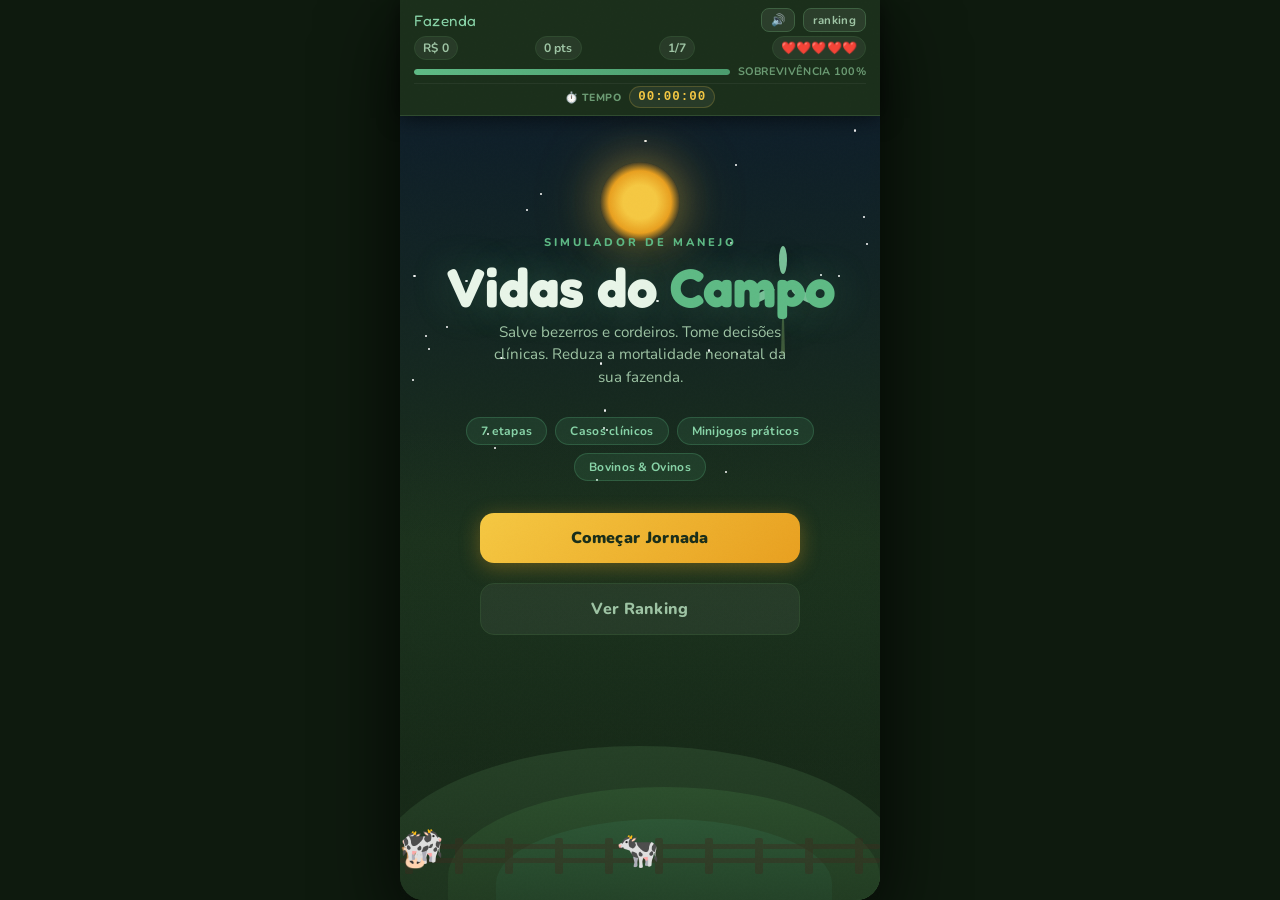
<file: index.html>
<!DOCTYPE html>
<html lang="pt-BR">
<head>
    <meta charset="UTF-8">
    <meta name="viewport" content="width=device-width, initial-scale=1.0, maximum-scale=1.0, user-scalable=no, viewport-fit=cover">
    <meta name="mobile-web-app-capable" content="yes">
    <meta name="apple-mobile-web-app-capable" content="yes">
    <meta name="apple-mobile-web-app-status-bar-style" content="black-translucent">
    <title>Vidas do Campo</title>
    <link href="https://fonts.googleapis.com/css2?family=Nunito:wght@400;600;700;800;900&family=Fredoka+One&display=swap" rel="stylesheet">
    <link rel="stylesheet" href="style.css">
</head>
<body>
<div id="app">

    <!-- ===== HUD ===== -->
    <div id="hud">
        <div class="hud-row">
            <span id="hud-farm">Fazenda</span>
            <span style="display:flex;gap:8px;align-items:center;">
                <button id="btn-mute" onclick="toggleMute()">🔊</button>
                <button id="btn-ranking-hud" onclick="showRanking()">ranking</button>
            </span>
        </div>
        <div class="hud-row">
            <span class="hud-stat" id="hud-money">R$ 0</span>
            <span class="hud-stat" id="hud-score">0 pts</span>
            <span class="hud-stat" id="hud-station">1/7</span>
            <span class="hud-stat" id="hud-hearts">❤️❤️❤️❤️❤️</span>
        </div>
        <div class="hud-row">
            <div class="survival-track"><div class="survival-fill" id="hud-survival"></div></div>
            <span id="hud-survival-label" class="survival-label">SOBREVIVÊNCIA 100%</span>
        </div>
        <div class="hud-row hud-timer-row">
            <span class="hud-timer-label">⏱️ TEMPO</span>
            <span class="hud-stat hud-timer-stat" id="hud-timer">00:00:00</span>
        </div>
    </div>

    <!-- ===== SPLASH ===== -->
    <div id="screen-splash" class="screen active">
        <div class="splash-bg">
            <!-- SKY GRADIENT -->
            <div class="splash-sky"></div>
            <!-- STARS -->
            <div id="splash-stars"></div>
            <!-- CLOUDS -->
            <div class="splash-cloud cloud-1"></div>
            <div class="splash-cloud cloud-2"></div>
            <div class="splash-cloud cloud-3"></div>
            <!-- SUN pulsante -->
            <div class="splash-sun"></div>
            <!-- WIND TURBINE SVG -->
            <div class="splash-turbine">
                <svg viewBox="0 0 60 120" width="60" height="120" xmlns="http://www.w3.org/2000/svg">
                    <!-- Tower -->
                    <polygon points="28,120 32,120 30,50" fill="#4a6741" opacity="0.8"/>
                    <!-- Hub -->
                    <circle cx="30" cy="50" r="4" fill="#6a9a72"/>
                    <!-- Spinning blades group -->
                    <g id="turbine-blades" style="transform-origin:30px 50px; animation: turbineSpin 3s linear infinite;">
                        <ellipse cx="30" cy="26" rx="4" ry="14" fill="#88d4a8" opacity="0.9" transform="rotate(0 30 50)"/>
                        <ellipse cx="30" cy="26" rx="4" ry="14" fill="#88d4a8" opacity="0.9" transform="rotate(120 30 50)"/>
                        <ellipse cx="30" cy="26" rx="4" ry="14" fill="#88d4a8" opacity="0.9" transform="rotate(240 30 50)"/>
                    </g>
                </svg>
            </div>
            <!-- HILLS -->
            <div class="splash-hills">
                <div class="splash-hill splash-hill-1"></div>
                <div class="splash-hill splash-hill-2"></div>
                <div class="splash-hill splash-hill-3"></div>
            </div>
            <!-- FENCE -->
            <div class="splash-fence">
                <svg viewBox="0 0 480 40" width="100%" xmlns="http://www.w3.org/2000/svg">
                    <g fill="#3d2b1f" opacity="0.7">
                        <rect x="0" y="8" width="480" height="5" rx="2"/>
                        <rect x="0" y="22" width="480" height="5" rx="2"/>
                        <!-- Posts -->
                        <rect x="5" y="2" width="8" height="36" rx="2"/>
                        <rect x="55" y="2" width="8" height="36" rx="2"/>
                        <rect x="105" y="2" width="8" height="36" rx="2"/>
                        <rect x="155" y="2" width="8" height="36" rx="2"/>
                        <rect x="205" y="2" width="8" height="36" rx="2"/>
                        <rect x="255" y="2" width="8" height="36" rx="2"/>
                        <rect x="305" y="2" width="8" height="36" rx="2"/>
                        <rect x="355" y="2" width="8" height="36" rx="2"/>
                        <rect x="405" y="2" width="8" height="36" rx="2"/>
                        <rect x="455" y="2" width="8" height="36" rx="2"/>
                    </g>
                </svg>
            </div>
            <!-- ANIMALS LAYER -->
            <div class="splash-animals-layer" id="animals-layer">
                <!-- Vaca A (caminha dir→esq) -->
                <div class="splash-animal cow-a" id="cow-a"></div>
                <!-- Bezerra seguindo Vaca A -->
                <div class="splash-animal calf-a" id="calf-a"></div>
                <!-- Vaca B (caminha esq→dir) -->
                <div class="splash-animal cow-b" id="cow-b"></div>
                <!-- Vaca C (pastando) -->
                <div class="splash-animal cow-c" id="cow-c"></div>
            </div>
        </div>
        <div class="splash-content">
            <p class="splash-eyebrow">simulador de manejo</p>
            <h1 class="splash-title">Vidas do <span>Campo</span></h1>
            <p class="splash-tagline">Salve bezerros e cordeiros. Tome decisões clínicas. Reduza a mortalidade neonatal da sua fazenda.</p>
            <div class="splash-pills">
                <span class="splash-pill">7 etapas</span>
                <span class="splash-pill">Casos clínicos</span>
                <span class="splash-pill">Minijogos práticos</span>
                <span class="splash-pill">Bovinos &amp; Ovinos</span>
            </div>
            <div class="splash-btns">
                <button class="btn btn-yellow" onclick="switchScreen('screen-setup')">Começar Jornada</button>
                <button class="btn btn-ghost" onclick="showRanking()">Ver Ranking</button>
            </div>
        </div>
    </div>

    <!-- ===== SETUP ===== -->
    <div id="screen-setup" class="screen">
        <div class="setup-hero">
            <span>🏡</span>
            <h2>Criar sua Fazenda</h2>
            <p>Dê um nome e escolha seus animais</p>
        </div>
        <div class="card">
            <label class="field-label">Nome da Fazenda</label>
            <input type="text" id="input-farm" placeholder="Ex: Fazenda Boa Esperança" maxlength="22">

            <label class="field-label">Escolha seu rebanho</label>
            <div class="species-grid">
                <div class="species-card selected" id="spec-bov" onclick="selectSpecies('Bovinos')">
                    <span>🐄</span>
                    <strong>Bovinos</strong>
                    <small>Vacas e bois</small>
                    <div class="diff-tag easy">Fácil</div>
                </div>
                <div class="species-card" id="spec-ovi" onclick="selectSpecies('Ovinos')">
                    <span>🐑</span>
                    <strong>Ovinos</strong>
                    <small>Ovelhas</small>
                    <div class="diff-tag hard">Difícil</div>
                </div>
            </div>
            <div class="mode-desc" id="mode-desc">
                <strong>Modo Bovinos:</strong> Perguntas diretas, mais tempo, mais pistas. Ideal para iniciantes!
            </div>
            <button class="btn btn-primary" onclick="startGame()">Iniciar Jornada</button>
        </div>
    </div>

    <!-- ===== STATION INTRO ===== -->
    <div id="screen-station-intro" class="screen screen-pad" style="justify-content:center;">
        <div class="intro-card-header">
            <span class="station-badge" id="intro-badge">Etapa 1 de 7</span>
            <span class="intro-emoji" id="intro-emoji">🌸</span>
            <h2 class="intro-title" id="intro-title">Título</h2>
        </div>
        <div id="narrative-event" class="narrative-box" style="display:none;"></div>
        <div class="card">
            <p id="intro-text" class="intro-body"></p>
        </div>
        <div id="intro-effects" style="margin:0 16px 16px;"></div>

        <div style="padding:0 16px 20px;">
            <div class="mg-incoming-banner" style="margin-bottom:10px;">🎮 Minijogos práticos a cada 2 questões!</div>
            <button class="btn btn-primary" onclick="startQuiz()">Vamos lá!</button>
        </div>
    </div>

    <!-- ===== QUIZ ===== -->
    <div id="screen-quiz" class="screen">
        <div class="quiz-header">
            <div class="quiz-progress-dots" id="progress-dots"></div>
            <span class="counter-bubble" id="quiz-counter">1/5</span>
        </div>
        <div class="prog-track"><div class="prog-fill" id="quiz-timer" style="background:var(--green2);width:100%;"></div></div>
        <div id="streak-banner">🔥 Em Chamas! Pontos dobrados!</div>
        <span id="quiz-badge" class="badge badge-easy">Fácil</span>

        <div class="svg-box" id="quiz-svg"></div>
        <div id="quiz-question-text" class="question-text"></div>

        <div id="hint-bar">
            <button id="btn-hint" onclick="useHint()">💡 Pedir pista</button>
            <span id="hint-cost-label" class="hint-cost">−40% pontos</span>
        </div>
        <div id="hint-text" class="hint-box"></div>

        <div class="options-grid" id="quiz-options"></div>

        <div id="feedback-box">
            <strong id="feedback-title"></strong>
            <p id="feedback-desc"></p>
            <button class="btn btn-primary" style="margin-top:10px;" id="btn-next" onclick="nextQuestion()">Continuar →</button>
        </div>
    </div>

    <!-- ===== MINIGAME ===== -->
    <div id="screen-minigame" class="screen screen-pad">
        <div class="mg-header">
            <div class="mg-mode-badge" id="mg-mode-badge">Modo Bovino</div>
            <h2 id="mg-title">Minijogo</h2>
            <p id="mg-desc">Descrição aqui</p>
            <div id="mg-timer-bar-wrap"><div id="mg-timer-bar" style="width:100%;"></div></div>
        </div>
        <p class="mg-progress-label" id="mg-progress-label"></p>
        <div id="mg-area" class="mg-area"></div>
        <div id="mg-result">
            <span id="mg-result-icon">✅</span>
            <div id="mg-result-title">Parabéns!</div>
            <div id="mg-consequence" class="mg-consequence"></div>
            <button class="btn btn-purple" onclick="finishMinigame()">Continuar Quiz →</button>
        </div>
    </div>

    <!-- ===== REPORT ===== -->
    <div id="screen-report" class="screen screen-pad">
        <h2 class="section-title">Resultado da Etapa</h2>
        <div class="card">
            <div class="report-row"><span class="report-label">Acertos no Quiz</span><span class="report-value" id="rep-hits">0/5</span></div>
            <div class="report-row"><span class="report-label">Minijogos</span><span class="report-value" id="rep-mg">0</span></div>
            <div class="report-row"><span class="report-label">Sobrevivência Neonatal</span><span class="report-value" id="rep-survival">100%</span></div>
            <div class="report-row"><span class="report-label">Dinheiro Ganho</span><span class="report-value green" id="rep-money">+R$ 0</span></div>
            <div class="vet-tip">
                <strong>💡 Dica do Veterinário</strong>
                <p id="rep-vet"></p>
            </div>
        </div>
        <button class="btn btn-primary" onclick="nextStation()">Próxima Etapa →</button>
    </div>

    <!-- ===== FINAL ===== -->
    <div id="screen-final" class="screen screen-pad">
        <div class="final-hero">
            <span class="final-trophy">🏆</span>
            <h2 class="final-title-text" id="final-title">Título</h2>
            <p class="final-sub" id="final-mode-label"></p>
        </div>
        <div class="card">
            <div class="report-row"><span class="report-label">Pontuação</span><span class="report-value" id="final-score"></span></div>
            <div class="report-row"><span class="report-label">Dinheiro Total</span><span class="report-value" id="final-money"></span></div>
            <div class="report-row"><span class="report-label">Corações Restantes</span><span class="report-value" id="final-hearts"></span></div>
            <div class="report-row"><span class="report-label">Taxa de Sobrevivência</span><span class="report-value" id="final-survival"></span></div>
            <div class="report-row"><span class="report-label">Minijogos Vencidos</span><span class="report-value" id="final-mg"></span></div>
            <div class="report-row" style="border:none;"><span class="report-label">⏱️ Tempo Total</span><span class="report-value green" id="final-time"></span></div>
        </div>
        <button class="btn btn-primary" onclick="showRanking()">Ver Ranking</button>
        <button class="btn btn-outline" onclick="location.reload()">Jogar de Novo</button>
    </div>

    <!-- ===== RANKING ===== -->
    <div id="screen-ranking" class="screen screen-pad">
        <h2 class="section-title">🏆 Top Fazendas</h2>
        <div id="ranking-list"></div>
        <button class="btn btn-outline" onclick="closeRanking()">← Voltar</button>
    </div>

</div>
<script src="script.js"></script>
<script>
// ===== SPLASH STARS =====
(function() {
    const container = document.getElementById('splash-stars');
    if (!container) return;
    for (let i = 0; i < 40; i++) {
        const star = document.createElement('div');
        star.className = 'splash-star';
        star.style.cssText = `
            top: ${Math.random() * 55}%;
            left: ${Math.random() * 100}%;
            --d: ${2 + Math.random() * 3}s;
            --delay: ${Math.random() * 3}s;
            width: ${Math.random() > 0.8 ? 3 : 2}px;
            height: ${Math.random() > 0.8 ? 3 : 2}px;
        `;
        container.appendChild(star);
    }
})();
</script>
</body>
</html>
</file>
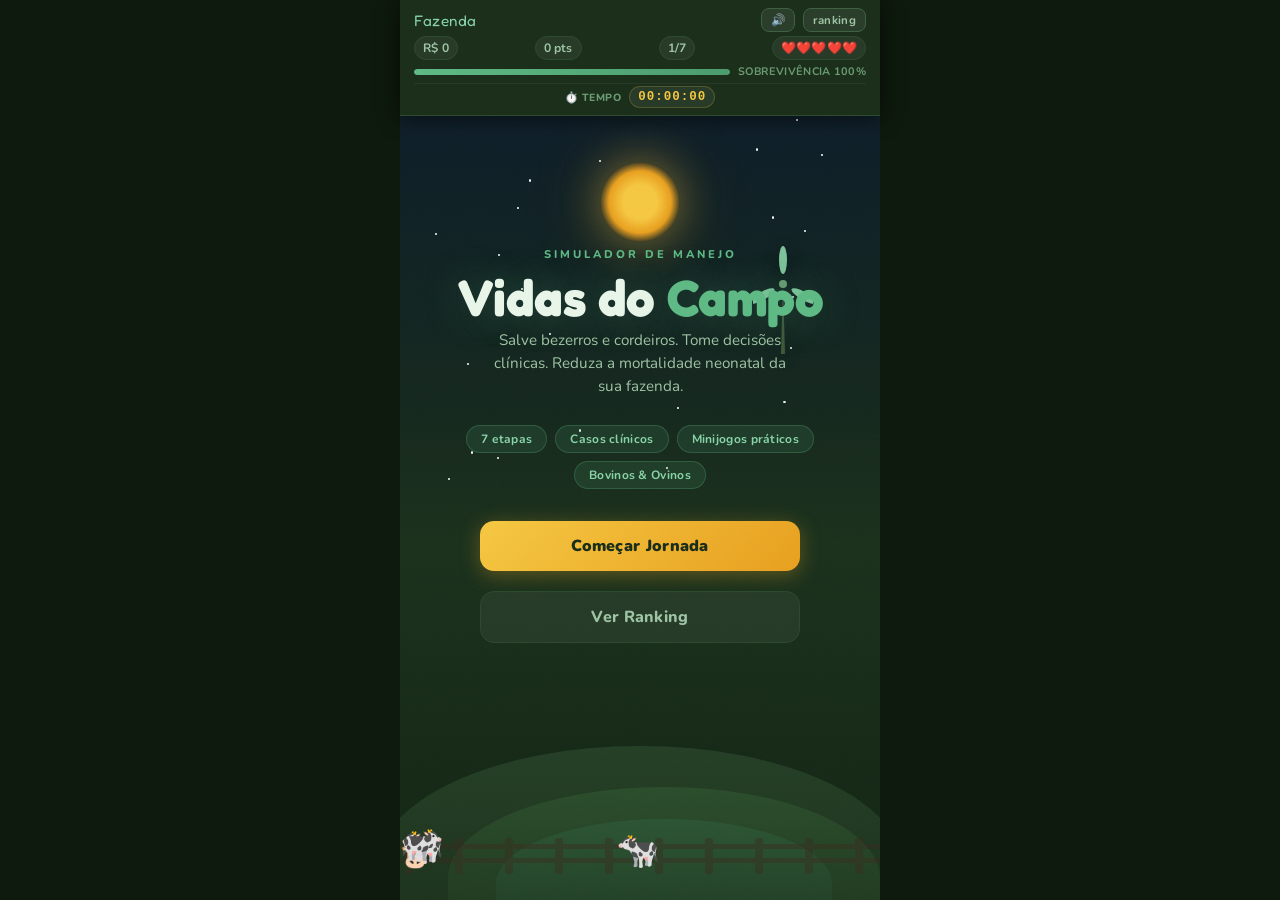
<file: index2.html>
<!DOCTYPE html>
<html lang="pt-BR">
<head>
    <meta charset="UTF-8">
    <meta name="viewport" content="width=device-width, initial-scale=1.0, maximum-scale=1.0, user-scalable=no">
    <title>Vidas do Campo</title>
    <link href="https://fonts.googleapis.com/css2?family=Nunito:wght@400;600;700;800;900&family=Fredoka+One&display=swap" rel="stylesheet">
    <link rel="stylesheet" href="style2.css">
</head>
<body>
<div id="app">

    <!-- ===== HUD ===== -->
    <div id="hud">
        <div class="hud-row">
            <span id="hud-farm">Fazenda</span>
            <span style="display:flex;gap:8px;align-items:center;">
                <button id="btn-mute" onclick="toggleMute()">🔊</button>
                <button id="btn-ranking-hud" onclick="showRanking()">ranking</button>
            </span>
        </div>
        <div class="hud-row">
            <span class="hud-stat" id="hud-money">R$ 0</span>
            <span class="hud-stat" id="hud-score">0 pts</span>
            <span class="hud-stat" id="hud-station">1/7</span>
            <span class="hud-stat" id="hud-hearts">❤️❤️❤️❤️❤️</span>
        </div>
        <div class="hud-row">
            <div class="survival-track"><div class="survival-fill" id="hud-survival"></div></div>
            <span id="hud-survival-label" class="survival-label">SOBREVIVÊNCIA 100%</span>
        </div>
        <div class="hud-row hud-timer-row">
            <span class="hud-timer-label">⏱️ TEMPO</span>
            <span class="hud-stat hud-timer-stat" id="hud-timer">00:00:00</span>
        </div>
    </div>

    <!-- ===== SPLASH ===== -->
    <div id="screen-splash" class="screen active">
        <div class="splash-bg">
            <!-- SKY GRADIENT -->
            <div class="splash-sky"></div>
            <!-- STARS -->
            <div id="splash-stars"></div>
            <!-- CLOUDS -->
            <div class="splash-cloud cloud-1"></div>
            <div class="splash-cloud cloud-2"></div>
            <div class="splash-cloud cloud-3"></div>
            <!-- SUN pulsante -->
            <div class="splash-sun"></div>
            <!-- WIND TURBINE SVG -->
            <div class="splash-turbine">
                <svg viewBox="0 0 60 120" width="60" height="120" xmlns="http://www.w3.org/2000/svg">
                    <!-- Tower -->
                    <polygon points="28,120 32,120 30,50" fill="#4a6741" opacity="0.8"/>
                    <!-- Hub -->
                    <circle cx="30" cy="50" r="4" fill="#6a9a72"/>
                    <!-- Spinning blades group -->
                    <g id="turbine-blades" style="transform-origin:30px 50px; animation: turbineSpin 3s linear infinite;">
                        <ellipse cx="30" cy="26" rx="4" ry="14" fill="#88d4a8" opacity="0.9" transform="rotate(0 30 50)"/>
                        <ellipse cx="30" cy="26" rx="4" ry="14" fill="#88d4a8" opacity="0.9" transform="rotate(120 30 50)"/>
                        <ellipse cx="30" cy="26" rx="4" ry="14" fill="#88d4a8" opacity="0.9" transform="rotate(240 30 50)"/>
                    </g>
                </svg>
            </div>
            <!-- HILLS -->
            <div class="splash-hills">
                <div class="splash-hill splash-hill-1"></div>
                <div class="splash-hill splash-hill-2"></div>
                <div class="splash-hill splash-hill-3"></div>
            </div>
            <!-- FENCE -->
            <div class="splash-fence">
                <svg viewBox="0 0 480 40" width="100%" xmlns="http://www.w3.org/2000/svg">
                    <g fill="#3d2b1f" opacity="0.7">
                        <rect x="0" y="8" width="480" height="5" rx="2"/>
                        <rect x="0" y="22" width="480" height="5" rx="2"/>
                        <!-- Posts -->
                        <rect x="5" y="2" width="8" height="36" rx="2"/>
                        <rect x="55" y="2" width="8" height="36" rx="2"/>
                        <rect x="105" y="2" width="8" height="36" rx="2"/>
                        <rect x="155" y="2" width="8" height="36" rx="2"/>
                        <rect x="205" y="2" width="8" height="36" rx="2"/>
                        <rect x="255" y="2" width="8" height="36" rx="2"/>
                        <rect x="305" y="2" width="8" height="36" rx="2"/>
                        <rect x="355" y="2" width="8" height="36" rx="2"/>
                        <rect x="405" y="2" width="8" height="36" rx="2"/>
                        <rect x="455" y="2" width="8" height="36" rx="2"/>
                    </g>
                </svg>
            </div>
            <!-- ANIMALS LAYER -->
            <div class="splash-animals-layer" id="animals-layer">
                <!-- Vaca A (caminha dir→esq) -->
                <div class="splash-animal cow-a" id="cow-a"></div>
                <!-- Bezerra seguindo Vaca A -->
                <div class="splash-animal calf-a" id="calf-a"></div>
                <!-- Vaca B (caminha esq→dir) -->
                <div class="splash-animal cow-b" id="cow-b"></div>
                <!-- Vaca C (pastando) -->
                <div class="splash-animal cow-c" id="cow-c"></div>
            </div>
        </div>
        <div class="splash-content">
            <p class="splash-eyebrow">simulador de manejo</p>
            <h1 class="splash-title">Vidas do <span>Campo</span></h1>
            <p class="splash-tagline">Salve bezerros e cordeiros. Tome decisões clínicas. Reduza a mortalidade neonatal da sua fazenda.</p>
            <div class="splash-pills">
                <span class="splash-pill">7 etapas</span>
                <span class="splash-pill">Casos clínicos</span>
                <span class="splash-pill">Minijogos práticos</span>
                <span class="splash-pill">Bovinos &amp; Ovinos</span>
            </div>
            <div class="splash-btns">
                <button class="btn btn-yellow" onclick="switchScreen('screen-setup')">Começar Jornada</button>
                <button class="btn btn-ghost" onclick="showRanking()">Ver Ranking</button>
            </div>
        </div>
    </div>

    <!-- ===== SETUP ===== -->
    <div id="screen-setup" class="screen">
        <div class="setup-hero">
            <span>🏡</span>
            <h2>Criar sua Fazenda</h2>
            <p>Dê um nome e escolha seus animais</p>
        </div>
        <div class="card">
            <label class="field-label">Nome da Fazenda</label>
            <input type="text" id="input-farm" placeholder="Ex: Fazenda Boa Esperança" maxlength="22">

            <label class="field-label">Escolha seu rebanho</label>
            <div class="species-grid">
                <div class="species-card selected" id="spec-bov" onclick="selectSpecies('Bovinos')">
                    <span>🐄</span>
                    <strong>Bovinos</strong>
                    <small>Vacas e bois</small>
                    <div class="diff-tag easy">Fácil</div>
                </div>
                <div class="species-card" id="spec-ovi" onclick="selectSpecies('Ovinos')">
                    <span>🐑</span>
                    <strong>Ovinos</strong>
                    <small>Ovelhas</small>
                    <div class="diff-tag hard">Difícil</div>
                </div>
            </div>
            <div class="mode-desc" id="mode-desc">
                <strong>Modo Bovinos:</strong> Perguntas diretas, mais tempo, mais pistas. Ideal para iniciantes!
            </div>
            <button class="btn btn-primary" onclick="startGame()">Iniciar Jornada</button>
        </div>
    </div>

    <!-- ===== STATION INTRO ===== -->
    <div id="screen-station-intro" class="screen screen-pad" style="justify-content:center;">
        <div class="intro-card-header">
            <span class="station-badge" id="intro-badge">Etapa 1 de 7</span>
            <span class="intro-emoji" id="intro-emoji">🌸</span>
            <h2 class="intro-title" id="intro-title">Título</h2>
        </div>
        <div id="narrative-event" class="narrative-box" style="display:none;"></div>
        <div class="card">
            <p id="intro-text" class="intro-body"></p>
        </div>
        <div id="intro-effects" style="margin:0 16px 16px;"></div>

        <div style="padding:0 16px 20px;">
            <div class="mg-incoming-banner" style="margin-bottom:10px;">🎮 Minijogos práticos a cada 2 questões!</div>
            <button class="btn btn-primary" onclick="startQuiz()">Vamos lá!</button>
        </div>
    </div>

    <!-- ===== QUIZ ===== -->
    <div id="screen-quiz" class="screen" style="padding:14px 16px 80px;">
        <div class="quiz-header">
            <div class="quiz-progress-dots" id="progress-dots"></div>
            <span class="counter-bubble" id="quiz-counter">1/5</span>
        </div>
        <div class="prog-track"><div class="prog-fill" id="quiz-timer" style="background:var(--green2);width:100%;"></div></div>
        <div id="streak-banner">🔥 Em Chamas! Pontos dobrados!</div>
        <span id="quiz-badge" class="badge badge-easy">Fácil</span>

        <div class="svg-box" id="quiz-svg"></div>
        <div id="quiz-question-text" class="question-text"></div>

        <div id="hint-bar">
            <button id="btn-hint" onclick="useHint()">💡 Pedir pista</button>
            <span id="hint-cost-label" class="hint-cost">−40% pontos</span>
        </div>
        <div id="hint-text" class="hint-box"></div>

        <div class="options-grid" id="quiz-options"></div>

        <div id="feedback-box">
            <strong id="feedback-title"></strong>
            <p id="feedback-desc"></p>
            <button class="btn btn-primary" style="margin-top:10px;" id="btn-next" onclick="nextQuestion()">Continuar →</button>
        </div>
    </div>

    <!-- ===== MINIGAME ===== -->
    <div id="screen-minigame" class="screen screen-pad">
        <div class="mg-header">
            <div class="mg-mode-badge" id="mg-mode-badge">Modo Bovino</div>
            <h2 id="mg-title">Minijogo</h2>
            <p id="mg-desc">Descrição aqui</p>
            <div id="mg-timer-bar-wrap"><div id="mg-timer-bar" style="width:100%;"></div></div>
        </div>
        <p class="mg-progress-label" id="mg-progress-label"></p>
        <div id="mg-area" class="mg-area"></div>
        <div id="mg-result">
            <span id="mg-result-icon">✅</span>
            <div id="mg-result-title">Parabéns!</div>
            <div id="mg-consequence" class="mg-consequence"></div>
            <button class="btn btn-purple" onclick="finishMinigame()">Continuar Quiz →</button>
        </div>
    </div>

    <!-- ===== REPORT ===== -->
    <div id="screen-report" class="screen screen-pad">
        <h2 class="section-title">Resultado da Etapa</h2>
        <div class="card">
            <div class="report-row"><span class="report-label">Acertos no Quiz</span><span class="report-value" id="rep-hits">0/5</span></div>
            <div class="report-row"><span class="report-label">Minijogos</span><span class="report-value" id="rep-mg">0</span></div>
            <div class="report-row"><span class="report-label">Sobrevivência Neonatal</span><span class="report-value" id="rep-survival">100%</span></div>
            <div class="report-row"><span class="report-label">Dinheiro Ganho</span><span class="report-value green" id="rep-money">+R$ 0</span></div>
            <div class="vet-tip">
                <strong>💡 Dica do Veterinário</strong>
                <p id="rep-vet"></p>
            </div>
        </div>
        <button class="btn btn-primary" onclick="nextStation()">Próxima Etapa →</button>
    </div>

    <!-- ===== FINAL ===== -->
    <div id="screen-final" class="screen screen-pad">
        <div class="final-hero">
            <span class="final-trophy">🏆</span>
            <h2 class="final-title-text" id="final-title">Título</h2>
            <p class="final-sub" id="final-mode-label"></p>
        </div>
        <div class="card">
            <div class="report-row"><span class="report-label">Pontuação</span><span class="report-value" id="final-score"></span></div>
            <div class="report-row"><span class="report-label">Dinheiro Total</span><span class="report-value" id="final-money"></span></div>
            <div class="report-row"><span class="report-label">Corações Restantes</span><span class="report-value" id="final-hearts"></span></div>
            <div class="report-row"><span class="report-label">Taxa de Sobrevivência</span><span class="report-value" id="final-survival"></span></div>
            <div class="report-row"><span class="report-label">Minijogos Vencidos</span><span class="report-value" id="final-mg"></span></div>
            <div class="report-row" style="border:none;"><span class="report-label">⏱️ Tempo Total</span><span class="report-value green" id="final-time"></span></div>
        </div>
        <button class="btn btn-primary" onclick="showRanking()">Ver Ranking</button>
        <button class="btn btn-outline" onclick="location.reload()">Jogar de Novo</button>
    </div>

    <!-- ===== RANKING ===== -->
    <div id="screen-ranking" class="screen screen-pad">
        <h2 class="section-title">🏆 Top Fazendas</h2>
        <div id="ranking-list"></div>
        <button class="btn btn-outline" onclick="closeRanking()">← Voltar</button>
    </div>

</div>
<script src="script2.js"></script>
<script>
// ===== SPLASH STARS =====
(function() {
    const container = document.getElementById('splash-stars');
    if (!container) return;
    for (let i = 0; i < 40; i++) {
        const star = document.createElement('div');
        star.className = 'splash-star';
        star.style.cssText = `
            top: ${Math.random() * 55}%;
            left: ${Math.random() * 100}%;
            --d: ${2 + Math.random() * 3}s;
            --delay: ${Math.random() * 3}s;
            width: ${Math.random() > 0.8 ? 3 : 2}px;
            height: ${Math.random() > 0.8 ? 3 : 2}px;
        `;
        container.appendChild(star);
    }
})();
</script>
</body>
</html>
</file>
<file: style.css>
/* ===== RESET & BASE ===== */
*, *::before, *::after { box-sizing: border-box; margin: 0; padding: 0; }

:root {
    --earth1: #1a2e1a;
    --earth2: #2d4a2d;
    --earth3: #3d6b3d;
    --green1: #4a9c6d;
    --green2: #5eba85;
    --green3: #88d4a8;
    --green4: #c8f0da;
    --amber: #e8a020;
    --amber2: #f5c842;
    --red: #d94040;
    --blue: #3a7fc1;
    --purple: #7c3aad;
    --bg: #0e1a0e;
    --bg2: #152015;
    --card: #1c2e1c;
    --card2: #243524;
    --text: #e8f5e8;
    --text2: #9ec4a4;
    --text3: #6a9a72;
    --border: #2e4a2e;
    --border2: #3d6040;
    --glow: rgba(94,186,133,0.25);
    --shadow: 0 8px 32px rgba(0,0,0,0.5);
    --shadow2: 0 2px 12px rgba(0,0,0,0.4);
    --r: 16px;
    --font: 'Nunito', sans-serif;
    --font-title: 'Fredoka One', cursive;
}

html, body {
    height: 100%;
    font-family: var(--font);
    background: var(--bg);
    color: var(--text);
    overflow: hidden;
    /* Mobile: allow touch-action for scrollable children */
    touch-action: pan-y;
}

#app {
    width: 100%;
    max-width: 480px;
    height: 100vh;
    height: 100dvh; /* dynamic viewport height for mobile browsers */
    margin: 0 auto;
    position: relative;
    overflow: hidden;
    background: var(--bg);
}

#app::before {
    content: '';
    position: fixed;
    inset: 0;
    max-width: 480px;
    left: 50%;
    transform: translateX(-50%);
    background-image: url("data:image/svg+xml,%3Csvg viewBox='0 0 256 256' xmlns='http://www.w3.org/2000/svg'%3E%3Cfilter id='noise'%3E%3CfeTurbulence type='fractalNoise' baseFrequency='0.9' numOctaves='4' stitchTiles='stitch'/%3E%3C/filter%3E%3Crect width='100%25' height='100%25' filter='url(%23noise)' opacity='0.03'/%3E%3C/svg%3E");
    pointer-events: none;
    z-index: 1000;
    opacity: 0.4;
}

:root {
    --hud-h: 150px; /* fallback — JS will override with real measured value */
}

/* ===== SCREENS ===== */
.screen {
    position: absolute;
    inset: 0;
    display: flex;
    flex-direction: column;
    align-items: center;
    overflow-y: auto;
    overflow-x: hidden;
    -webkit-overflow-scrolling: touch;
    overscroll-behavior: contain;
    padding-top: var(--hud-h, 150px); /* JS sets --hud-h to real HUD height */
    opacity: 0;
    pointer-events: none;
    transform: translateX(40px);
    transition: opacity .3s ease, transform .3s ease;
    padding-bottom: env(safe-area-inset-bottom, 20px);
}
.screen.active {
    opacity: 1;
    pointer-events: all;
    transform: translateX(0);
}
.screen-pad { padding: var(--hud-h, 150px) 16px calc(24px + env(safe-area-inset-bottom, 0px)); }

/* ===== HUD ===== */
#hud {
    position: fixed;
    top: 0; left: 50%;
    transform: translateX(-50%);
    width: 100%;
    max-width: 480px;
    background: var(--earth1);
    border-bottom: 1px solid var(--border);
    color: var(--text);
    z-index: 100;
    padding: 8px 14px 7px;
    box-shadow: 0 2px 20px rgba(0,0,0,0.6);
}
.hud-row {
    display: flex;
    justify-content: space-between;
    align-items: center;
    margin-bottom: 4px;
}
#hud-farm {
    font-family: var(--font-title);
    font-size: .95rem;
    letter-spacing: .5px;
    color: var(--green3);
}
#hud button {
    background: rgba(255,255,255,.07);
    border: 1px solid var(--border2);
    color: var(--text2);
    border-radius: 8px;
    padding: 3px 9px;
    font-size: .72rem;
    cursor: pointer;
    font-family: var(--font);
    font-weight: 700;
    transition: all .2s;
    letter-spacing: .3px;
}
#hud button:active { background: var(--border2); }
.hud-stat {
    font-size: .76rem;
    font-weight: 700;
    background: rgba(255,255,255,.06);
    padding: 3px 8px;
    border-radius: 20px;
    border: 1px solid var(--border);
    color: var(--text2);
    letter-spacing: .2px;
}
.survival-track {
    flex: 1;
    height: 6px;
    background: rgba(255,255,255,.08);
    border-radius: 99px;
    margin-right: 8px;
    overflow: hidden;
}
.survival-fill {
    height: 100%;
    width: 100%;
    background: linear-gradient(90deg, var(--green1), var(--amber2));
    border-radius: 99px;
    transition: width .6s ease, background .4s;
    box-shadow: 0 0 8px var(--glow);
}
.survival-label {
    font-size: .68rem;
    font-weight: 700;
    white-space: nowrap;
    color: var(--text3);
    letter-spacing: .3px;
    text-transform: uppercase;
}

/* ===== SPLASH ===== */
#screen-splash {
    background: var(--bg);
    justify-content: center;
    gap: 0;
    padding-top: 0 !important;
    overflow: hidden;
}
#screen-splash::after {
    content: '';
    position: absolute;
    bottom: -20px; left: -20px; right: -20px;
    height: 55%;
    background: linear-gradient(180deg, transparent 0%, rgba(74,156,109,0.06) 40%, rgba(26,46,26,0.8) 100%);
    pointer-events: none;
}
.splash-bg {
    position: absolute;
    inset: 0;
    overflow: hidden;
    pointer-events: none;
}
.splash-hills {
    position: absolute;
    bottom: 0; left: 0; right: 0;
    height: 45%;
}
.splash-hill {
    position: absolute;
    bottom: 0;
    border-radius: 50% 50% 0 0 / 80% 80% 0 0;
    opacity: 0.85;
}
.splash-hill-1 { width: 110%; left: -5%; height: 38%; background: var(--earth2); }
.splash-hill-2 { width: 90%; left: 10%; height: 28%; background: var(--earth3); }
.splash-hill-3 { width: 70%; left: 20%; height: 20%; background: var(--green1); opacity: 0.5; }
.splash-star {
    position: absolute;
    width: 2px; height: 2px;
    background: #fff;
    border-radius: 50%;
    animation: twinkle var(--d, 3s) ease-in-out infinite var(--delay, 0s);
}
@keyframes twinkle {
    0%, 100% { opacity: 0.2; transform: scale(1); }
    50% { opacity: 1; transform: scale(1.5); }
}
.splash-sun {
    position: absolute;
    top: 18%; left: 50%;
    transform: translateX(-50%);
    width: 80px; height: 80px;
    border-radius: 50%;
    background: radial-gradient(circle, var(--amber2) 30%, var(--amber) 55%, transparent 75%);
    box-shadow: 0 0 40px rgba(245,200,66,0.4), 0 0 80px rgba(232,160,32,0.2);
    animation: sunPulse 4s ease-in-out infinite;
}
@keyframes sunPulse {
    0%, 100% { box-shadow: 0 0 40px rgba(245,200,66,0.4), 0 0 80px rgba(232,160,32,0.2); }
    50% { box-shadow: 0 0 60px rgba(245,200,66,0.6), 0 0 120px rgba(232,160,32,0.3); }
}
.splash-content {
    position: relative;
    z-index: 10;
    display: flex;
    flex-direction: column;
    align-items: center;
    justify-content: center;
    height: 100%;
    padding: 0 24px;
    text-align: center;
    gap: 0;
}
.splash-eyebrow {
    font-size: .7rem;
    font-weight: 800;
    letter-spacing: 3px;
    text-transform: uppercase;
    color: var(--green2);
    margin-bottom: 10px;
    opacity: 0;
    animation: fadeUp .6s .3s ease forwards;
}
.splash-title {
    font-family: var(--font-title);
    font-size: 3.2rem;
    color: var(--text);
    text-align: center;
    line-height: 1;
    margin-bottom: 6px;
    opacity: 0;
    animation: fadeUp .6s .5s ease forwards;
    text-shadow: 0 0 40px rgba(94,186,133,0.3);
}
.splash-title span { color: var(--green2); }
.splash-tagline {
    font-size: .95rem;
    color: var(--text2);
    text-align: center;
    line-height: 1.5;
    margin-bottom: 28px;
    opacity: 0;
    animation: fadeUp .6s .7s ease forwards;
    max-width: 300px;
}
.splash-pills {
    display: flex;
    gap: 8px;
    margin-bottom: 32px;
    flex-wrap: wrap;
    justify-content: center;
    opacity: 0;
    animation: fadeUp .6s .9s ease forwards;
}
.splash-pill {
    background: rgba(94,186,133,0.12);
    border: 1px solid rgba(94,186,133,0.25);
    color: var(--green3);
    border-radius: 99px;
    padding: 5px 14px;
    font-size: .75rem;
    font-weight: 700;
    letter-spacing: .3px;
}
.splash-btns {
    display: flex;
    flex-direction: column;
    gap: 10px;
    width: 100%;
    max-width: 320px;
    opacity: 0;
    animation: fadeUp .6s 1.1s ease forwards;
}
@keyframes fadeUp {
    from { opacity: 0; transform: translateY(20px); }
    to { opacity: 1; transform: translateY(0); }
}

/* ===== SETUP ===== */
#screen-setup { background: var(--bg); }
.setup-hero {
    text-align: center;
    padding: 20px 16px 0;
    width: 100%;
}
.setup-hero span { font-size: 2.5rem; display: block; margin-bottom: 4px; }
.setup-hero h2 { font-family: var(--font-title); font-size: 1.8rem; color: var(--text); }
.setup-hero p { color: var(--text2); font-size: .9rem; margin-top: 4px; }

.card {
    background: var(--card);
    border-radius: var(--r);
    box-shadow: var(--shadow);
    padding: 20px;
    margin: 14px 16px;
    width: calc(100% - 32px);
    border: 1px solid var(--border);
}
.field-label {
    display: block;
    font-weight: 700;
    color: var(--text2);
    margin-bottom: 6px;
    margin-top: 12px;
    font-size: .85rem;
    text-transform: uppercase;
    letter-spacing: .5px;
}
input[type=text] {
    width: 100%;
    padding: 12px 14px;
    border: 1.5px solid var(--border);
    border-radius: 12px;
    font-family: var(--font);
    font-size: 1rem;
    color: var(--text);
    background: var(--bg2);
    outline: none;
    transition: border .2s;
}
input[type=text]:focus { border-color: var(--green2); }
.species-grid {
    display: grid;
    grid-template-columns: 1fr 1fr;
    gap: 10px;
    margin: 10px 0;
}
.species-card {
    background: var(--bg2);
    border: 2px solid var(--border);
    border-radius: 14px;
    padding: 16px 10px;
    text-align: center;
    cursor: pointer;
    transition: all .2s;
    position: relative;
}
.species-card span { font-size: 2.2rem; display: block; }
.species-card strong { display: block; font-size: .95rem; color: var(--text); margin: 4px 0 2px; }
.species-card small { color: var(--text3); font-size: .78rem; }
.species-card.selected {
    border-color: var(--green2);
    background: rgba(94,186,133,0.1);
    box-shadow: 0 0 0 3px rgba(94,186,133,.2);
}
.species-card:active { transform: scale(.97); }
.diff-tag {
    margin-top: 6px;
    display: inline-block;
    border-radius: 99px;
    padding: 2px 10px;
    font-size: .72rem;
    font-weight: 700;
}
.diff-tag.easy { background: rgba(94,186,133,0.15); color: var(--green2); }
.diff-tag.hard { background: rgba(217,64,64,0.15); color: var(--red); }
.mode-desc {
    background: var(--bg2);
    border-radius: 10px;
    padding: 10px 12px;
    font-size: .85rem;
    color: var(--text2);
    margin: 8px 0 16px;
    border-left: 3px solid var(--green2);
}

/* ===== BUTTONS ===== */
.btn {
    display: block;
    width: 100%;
    padding: 14px;
    border: none;
    border-radius: 14px;
    font-family: var(--font);
    font-size: 1rem;
    font-weight: 800;
    cursor: pointer;
    transition: all .2s;
    margin-bottom: 10px;
    letter-spacing: .3px;
}
.btn:active { transform: scale(.97); }
.btn-primary {
    background: linear-gradient(135deg, var(--green1), var(--earth3));
    color: #fff;
    box-shadow: 0 4px 20px rgba(74,156,109,.35);
    border: 1px solid rgba(255,255,255,.1);
}
.btn-primary:hover { box-shadow: 0 6px 28px rgba(74,156,109,.5); }
.btn-yellow {
    background: linear-gradient(135deg, var(--amber2), var(--amber));
    color: var(--earth1);
    box-shadow: 0 4px 20px rgba(232,160,32,.35);
    font-weight: 900;
}
.btn-ghost {
    background: rgba(255,255,255,.05);
    color: var(--text2);
    border: 1.5px solid var(--border);
}
.btn-outline {
    background: transparent;
    color: var(--green2);
    border: 1.5px solid var(--border2);
}
.btn-purple {
    background: linear-gradient(135deg, #9d50d4, var(--purple));
    color: #fff;
    box-shadow: 0 4px 20px rgba(124,58,173,.35);
}

/* ===== STATION INTRO ===== */
.intro-card-header {
    text-align: center;
    padding: 20px 16px 0;
    width: 100%;
}
.station-badge {
    background: var(--earth3);
    color: var(--green3);
    border-radius: 99px;
    padding: 4px 14px;
    font-size: .72rem;
    font-weight: 800;
    display: inline-block;
    margin-bottom: 10px;
    letter-spacing: 1px;
    text-transform: uppercase;
    border: 1px solid var(--border2);
}
.intro-emoji { font-size: 3rem; display: block; margin-bottom: 8px; }
.intro-title { font-family: var(--font-title); font-size: 1.7rem; color: var(--text); }
.intro-body { color: var(--text2); line-height: 1.7; font-size: .93rem; }
.intro-effect-item {
    display: flex;
    align-items: center;
    gap: 10px;
    background: var(--bg2);
    border-radius: 10px;
    padding: 9px 12px;
    margin-bottom: 6px;
    border: 1px solid var(--border);
    font-size: .88rem;
    font-weight: 600;
    color: var(--text2);
}

/* ===== QUIZ ===== */
#screen-quiz { 
    background: var(--bg); 
    padding-top: var(--hud-h, 150px);
    padding-left: 16px;
    padding-right: 16px;
    padding-bottom: calc(80px + env(safe-area-inset-bottom, 0px));
}
.quiz-header {
    display: flex;
    justify-content: space-between;
    align-items: center;
    width: 100%;
    margin-bottom: 8px;
}
.quiz-progress-dots { display: flex; gap: 6px; }
.q-dot {
    width: 10px; height: 10px;
    border-radius: 50%;
    background: var(--border);
    transition: all .3s;
    border: 1px solid var(--border2);
}
.q-dot.correct { background: var(--green2); border-color: var(--green2); box-shadow: 0 0 6px var(--glow); }
.q-dot.wrong { background: var(--red); border-color: var(--red); }
.q-dot.active { background: var(--amber2); border-color: var(--amber); transform: scale(1.3); box-shadow: 0 0 8px rgba(245,200,66,0.5); }
.counter-bubble {
    background: var(--earth2);
    color: var(--text2);
    border-radius: 99px;
    padding: 3px 11px;
    font-size: .76rem;
    font-weight: 700;
    border: 1px solid var(--border);
    letter-spacing: .3px;
}
.prog-track {
    width: 100%;
    height: 5px;
    background: var(--border);
    border-radius: 99px;
    overflow: hidden;
    margin-bottom: 10px;
}
.prog-fill {
    height: 100%;
    border-radius: 99px;
    transition: width .1s linear;
}
#streak-banner {
    display: none;
    background: linear-gradient(90deg, #c45c20, var(--amber));
    color: #fff;
    border-radius: 10px;
    padding: 8px 14px;
    font-weight: 800;
    font-size: .85rem;
    margin-bottom: 8px;
    text-align: center;
    animation: pulse 1.2s ease-in-out infinite;
    letter-spacing: .3px;
}
#streak-banner.show { display: block; }
@keyframes pulse { 0%,100%{ transform: scale(1); } 50%{ transform: scale(1.015); } }
.badge {
    display: inline-block;
    border-radius: 99px;
    padding: 3px 12px;
    font-size: .72rem;
    font-weight: 800;
    margin-bottom: 8px;
    letter-spacing: .5px;
    text-transform: uppercase;
}
.badge-easy { background: rgba(94,186,133,0.15); color: var(--green2); border: 1px solid rgba(94,186,133,0.25); }
.badge-medium { background: rgba(232,160,32,0.15); color: var(--amber2); border: 1px solid rgba(232,160,32,0.25); }
.badge-hard { background: rgba(217,64,64,0.15); color: #e06060; border: 1px solid rgba(217,64,64,0.25); }
.badge-clinical { background: rgba(124,58,173,0.15); color: #b07ee0; border: 1px solid rgba(124,58,173,0.25); }
.svg-box {
    width: 100%;
    background: var(--card);
    border-radius: 14px;
    border: 1px solid var(--border);
    overflow: hidden;
    margin-bottom: 12px;
    min-height: 60px;
    display: flex;
    align-items: center;
    justify-content: center;
    font-size: 2.5rem;
    padding: 12px;
}
.svg-box:empty { display: none; }
.question-text {
    font-size: 1rem;
    font-weight: 700;
    color: var(--text);
    line-height: 1.55;
    margin-bottom: 12px;
    text-align: left;
}
#hint-bar { display: flex; align-items: center; gap: 8px; margin-bottom: 6px; }
#btn-hint {
    background: rgba(232,160,32,0.15);
    color: var(--amber);
    border: 1px solid rgba(232,160,32,0.3);
    border-radius: 10px;
    padding: 6px 14px;
    font-family: var(--font);
    font-size: .82rem;
    font-weight: 700;
    cursor: pointer;
    transition: all .2s;
}
#btn-hint:disabled { opacity: .4; cursor: not-allowed; }
.hint-cost { font-size: .73rem; color: var(--text3); font-weight: 600; }
.hint-box {
    background: rgba(232,160,32,0.08);
    border: 1px solid rgba(232,160,32,0.2);
    border-radius: 10px;
    padding: 10px 12px;
    font-size: .88rem;
    color: var(--amber);
    margin-bottom: 8px;
    display: none;
    font-style: italic;
}
.hint-box.show { display: block; }
.options-grid { display: flex; flex-direction: column; gap: 8px; width: 100%; }
.opt-btn {
    width: 100%;
    background: var(--card);
    border: 1.5px solid var(--border);
    border-radius: 13px;
    padding: 12px 16px;
    text-align: left;
    font-family: var(--font);
    font-size: .93rem;
    font-weight: 600;
    color: var(--text);
    cursor: pointer;
    transition: all .18s;
    display: flex;
    align-items: center;
    gap: 10px;
}
.opt-btn:hover:not(:disabled) { border-color: var(--border2); background: var(--card2); transform: translateX(2px); }
.opt-btn:active { transform: scale(.98); }
.opt-btn.correct {
    background: rgba(94,186,133,0.15);
    border-color: var(--green2);
    color: var(--green3);
    animation: correctPop .3s ease;
}
@keyframes correctPop { 0%{ transform: scale(1); } 50%{ transform: scale(1.02); } 100%{ transform: scale(1); } }
.opt-btn.wrong {
    background: rgba(217,64,64,0.12);
    border-color: var(--red);
    color: #e08080;
    animation: wrongShake .3s ease;
}
@keyframes wrongShake { 0%,100%{ transform: translateX(0); } 25%{ transform: translateX(-6px); } 75%{ transform: translateX(4px); } }
.opt-letter {
    min-width: 26px; height: 26px;
    background: var(--bg2);
    border-radius: 7px;
    display: flex;
    align-items: center;
    justify-content: center;
    font-weight: 800;
    font-size: .8rem;
    color: var(--text3);
    flex-shrink: 0;
    border: 1px solid var(--border);
}
.opt-btn.correct .opt-letter { background: var(--green2); color: var(--earth1); border-color: var(--green2); }
.opt-btn.wrong .opt-letter { background: var(--red); color: #fff; border-color: var(--red); }
#feedback-box {
    display: none;
    background: var(--card);
    border-radius: 14px;
    padding: 14px;
    margin-top: 10px;
    border: 1px solid var(--border);
    box-shadow: var(--shadow2);
    animation: slideUp .25s ease;
}
@keyframes slideUp { from{ opacity: 0; transform: translateY(10px); } to{ opacity: 1; transform: translateY(0); } }
#feedback-box.show { display: block; }
#feedback-title { font-size: 1rem; display: block; margin-bottom: 4px; font-weight: 800; }
#feedback-desc { color: var(--text2); font-size: .86rem; line-height: 1.6; }

/* ===== MINIGAME ===== */
#screen-minigame { 
    background: var(--bg);
    overflow-y: auto;
    -webkit-overflow-scrolling: touch;
}
.mg-header {
    width: 100%;
    background: var(--earth1);
    border-bottom: 1px solid var(--border);
    color: var(--text);
    padding: 12px 16px 10px;
    border-radius: 0 0 20px 20px;
    margin-bottom: 14px;
    text-align: center;
    box-shadow: 0 4px 20px rgba(0,0,0,0.4);
}
.mg-mode-badge {
    display: inline-block;
    background: rgba(94,186,133,0.15);
    border: 1px solid var(--border2);
    color: var(--green2);
    border-radius: 99px;
    padding: 2px 12px;
    font-size: .7rem;
    font-weight: 700;
    margin-bottom: 6px;
    letter-spacing: .5px;
    text-transform: uppercase;
}
.mg-header h2 { font-family: var(--font-title); font-size: 1.5rem; margin-bottom: 4px; color: var(--text); }
.mg-header p { font-size: .83rem; opacity: .75; line-height: 1.4; color: var(--text2); }
#mg-timer-bar-wrap {
    width: 100%;
    height: 5px;
    background: rgba(255,255,255,.1);
    border-radius: 99px;
    overflow: hidden;
    margin-top: 10px;
}
#mg-timer-bar {
    height: 100%;
    background: linear-gradient(90deg, var(--green2), var(--amber2));
    border-radius: 99px;
    transition: width .1s linear, background .3s;
}
.mg-progress-label {
    font-size: .82rem;
    font-weight: 700;
    color: var(--text3);
    text-align: center;
    margin-bottom: 10px;
    padding: 0 16px;
    text-transform: uppercase;
    letter-spacing: .5px;
}
.mg-area {
    width: 100%;
    padding: 0 16px;
    flex: 1;
    display: flex;
    flex-direction: column;
    gap: 8px;
}

/* ── Botões de diagnóstico / decisão ── */
.mg-symptom-box {
    background: var(--earth2);
    border: 1px solid var(--border2);
    color: var(--text);
    border-radius: 16px;
    padding: 16px;
    text-align: center;
    margin-bottom: 10px;
    width: 100%;
    box-shadow: var(--shadow2);
}
.mg-symptom-box .animal-emoji { font-size: 2.5rem; display: block; margin-bottom: 6px; }
.mg-symptom-list { list-style: none; text-align: left; margin-top: 8px; }
.mg-symptom-list li { padding: 4px 0; font-size: .87rem; color: var(--text2); }

.mg-diag-btn {
    background: var(--card);
    border: 1.5px solid var(--border);
    border-radius: 13px;
    padding: 12px 16px;
    font-family: var(--font);
    font-size: .92rem;
    font-weight: 700;
    color: var(--text);
    cursor: pointer;
    width: 100%;
    text-align: left;
    transition: all .2s;
    display: flex;
    align-items: center;
    gap: 8px;
}
.mg-diag-btn:hover:not(:disabled) { border-color: var(--border2); background: var(--card2); transform: translateX(2px); }
.mg-diag-btn:active { transform: scale(.97); }
.mg-diag-btn.selected-correct { background: rgba(94,186,133,0.15); border-color: var(--green2); color: var(--green3); }
.mg-diag-btn.selected-wrong { background: rgba(217,64,64,0.12); border-color: var(--red); color: #e08080; }

.mg-decision-case {
    background: var(--card);
    border: 1px solid var(--border);
    border-radius: 14px;
    padding: 14px;
    text-align: center;
    font-size: .93rem;
    font-weight: 600;
    color: var(--text2);
    margin-bottom: 10px;
    line-height: 1.5;
}

/* ── Grid de alvos ── */
.mg-alvo-grid {
    display: grid;
    grid-template-columns: repeat(3, 1fr);
    gap: 8px;
}
.mg-alvo-item {
    background: var(--card);
    border: 1.5px solid var(--border);
    border-radius: 13px;
    padding: 12px 8px;
    text-align: center;
    cursor: pointer;
    transition: all .2s;
    font-size: 1.6rem;
}
.mg-alvo-item span { display: block; font-size: .7rem; font-weight: 700; color: var(--text3); margin-top: 4px; }
.mg-alvo-item:active { transform: scale(.93); }
.mg-alvo-item.hit-correct { background: rgba(94,186,133,0.15); border-color: var(--green2); animation: pop .3s; }
.mg-alvo-item.hit-wrong { background: rgba(217,64,64,0.12); border-color: var(--red); animation: shake .3s; }
.mg-alvo-item.disabled { pointer-events: none; opacity: .4; }
@keyframes pop { 0%{ transform: scale(1); } 50%{ transform: scale(1.2); } 100%{ transform: scale(1); } }
@keyframes shake { 0%,100%{ transform: translateX(0); } 25%,75%{ transform: translateX(-4px); } 50%{ transform: translateX(4px); } }

/* ── Errado ou Certo ── */
.mg-erracerto-case {
    background: var(--card);
    border: 1px solid var(--border);
    border-radius: 14px;
    padding: 18px;
    text-align: center;
    font-size: .97rem;
    font-weight: 600;
    color: var(--text2);
    margin-bottom: 14px;
    line-height: 1.6;
    min-height: 100px;
    display: flex;
    align-items: center;
    justify-content: center;
    transition: all .3s;
}
.mg-erracerto-case.flashing-correct { background: rgba(94,186,133,0.15); border-color: var(--green2); }
.mg-erracerto-case.flashing-wrong { background: rgba(217,64,64,0.12); border-color: var(--red); }
.mg-erracerto-btns { display: grid; grid-template-columns: 1fr 1fr; gap: 10px; }
.mg-erracerto-btn {
    padding: 18px;
    border: none;
    border-radius: 14px;
    font-family: var(--font);
    font-size: 1.5rem;
    font-weight: 800;
    cursor: pointer;
    transition: all .2s;
    border: 2px solid transparent;
}
.mg-erracerto-btn:active { transform: scale(.95); }
.mg-erracerto-btn.yes { background: rgba(94,186,133,0.15); color: var(--green2); border-color: var(--border2); }
.mg-erracerto-btn.no { background: rgba(217,64,64,0.12); color: #e06060; border-color: var(--border); }

/* ── Score mini ── */
.mg-score-mini {
    background: rgba(94,186,133,0.1);
    border-radius: 10px;
    padding: 6px 12px;
    font-weight: 700;
    font-size: .83rem;
    color: var(--green2);
    text-align: center;
    margin-bottom: 6px;
    border: 1px solid var(--border);
}

/* ── Botão TAP (corrida do colostro) ── */
.mg-tap-btn {
    background: linear-gradient(135deg, var(--earth3), var(--green1));
    border: 2px solid var(--green2);
    border-radius: 20px;
    padding: 28px 20px;
    font-family: var(--font-title);
    font-size: 2.6rem;
    color: #fff;
    cursor: pointer;
    width: 100%;
    text-align: center;
    transition: transform .1s, box-shadow .2s;
    box-shadow: 0 6px 24px rgba(74,156,109,.4);
    line-height: 1.2;
    user-select: none;
    -webkit-user-select: none;
}
.mg-tap-btn span { display: block; font-family: var(--font); font-size: 1rem; font-weight: 800; margin-top: 6px; opacity: .9; }
.mg-tap-btn:active { transform: scale(.93); box-shadow: 0 2px 10px rgba(74,156,109,.3); }

/* ── Botão HOLD (mergulho iodo) ── */
.mg-hold-btn {
    background: linear-gradient(135deg, rgba(232,160,32,0.2), rgba(245,200,66,0.15));
    border: 2px solid var(--amber);
    border-radius: 20px;
    padding: 30px 20px;
    font-family: var(--font-title);
    font-size: 2.4rem;
    color: var(--amber2);
    cursor: pointer;
    width: 100%;
    text-align: center;
    transition: all .2s;
    box-shadow: 0 4px 20px rgba(232,160,32,.25);
    line-height: 1.2;
    user-select: none;
    -webkit-user-select: none;
    touch-action: none;
    position: relative;
    overflow: hidden;
}
.mg-hold-btn span { display: block; font-family: var(--font); font-size: .95rem; font-weight: 800; margin-top: 6px; }
.mg-hold-btn.holding {
    border-color: var(--amber2);
    box-shadow: 0 0 30px rgba(245,200,66,.5);
    animation: holdPulse .4s ease-in-out infinite;
}
@keyframes holdPulse { 0%,100%{ transform: scale(1); } 50%{ transform: scale(1.03); } }

/* ── Termômetro visual ── */
.mg-thermometer-display {
    display: flex;
    flex-direction: column;
    align-items: center;
    gap: 10px;
    padding: 16px;
    background: var(--card);
    border-radius: 16px;
    border: 1px solid var(--border);
    margin-bottom: 12px;
}
.therm-tube {
    width: 28px;
    height: 100px;
    background: rgba(255,255,255,0.08);
    border-radius: 99px;
    border: 2px solid var(--border2);
    overflow: hidden;
    display: flex;
    align-items: flex-end;
    position: relative;
}
.therm-mercury {
    width: 100%;
    background: linear-gradient(180deg, #e06060, #d94040);
    border-radius: 99px;
    transition: height .8s ease;
    min-height: 8px;
}
.therm-reading {
    font-family: var(--font-title);
    font-size: 2rem;
    color: var(--text);
    letter-spacing: 1px;
}

/* ── Calendário vacinal ── */
.mg-vaccine-timeline {
    display: flex;
    align-items: center;
    gap: 8px;
    background: var(--card);
    border-radius: 14px;
    padding: 16px;
    border: 1px solid var(--border);
    margin-bottom: 12px;
    overflow-x: auto;
}
.vt-label {
    font-size: .72rem;
    font-weight: 800;
    color: var(--text3);
    white-space: nowrap;
    letter-spacing: .5px;
}
.vt-track {
    display: flex;
    align-items: center;
    gap: 6px;
    flex: 1;
    justify-content: space-between;
}
.vt-point {
    background: var(--bg2);
    border: 2px solid var(--border);
    border-radius: 10px;
    padding: 10px 8px;
    font-size: .72rem;
    font-weight: 800;
    color: var(--text2);
    cursor: pointer;
    text-align: center;
    transition: all .2s;
    min-width: 48px;
    white-space: nowrap;
}
.vt-point:active { transform: scale(.93); }
.vt-point.correct-point { border-color: rgba(94,186,133,0.4); background: rgba(94,186,133,0.08); color: var(--green3); }
.vt-point.vt-selected-correct { background: rgba(94,186,133,0.3); border-color: var(--green2); color: #fff; animation: pop .3s; }
.vt-point.vt-selected-wrong { background: rgba(217,64,64,0.2); border-color: var(--red); color: #e08080; animation: shake .3s; }
.vt-point.vt-highlight { box-shadow: 0 0 0 3px var(--green2); }

/* ── Animal SVG para injeção ── */
.mg-animal-svg {
    background: var(--card);
    border-radius: 16px;
    border: 1px solid var(--border);
    padding: 12px;
    margin-bottom: 10px;
}
.inj-zone { cursor: pointer; transition: all .2s; }
.inj-zone:hover { opacity: 0.8 !important; }

/* ── Resultado do minigame ── */
#mg-result {
    display: none;
    flex-direction: column;
    align-items: center;
    justify-content: center;
    gap: 12px;
    padding: 24px 16px;
    text-align: center;
}
#mg-result.show { display: flex; }
#mg-result-icon { font-size: 3.5rem; }
#mg-result-title {
    font-family: var(--font-title);
    font-size: 1.8rem;
    color: var(--text);
}
.mg-consequence {
    background: var(--card);
    border-radius: 12px;
    padding: 12px 16px;
    border: 1px solid var(--border);
    font-size: .88rem;
    color: var(--text2);
    line-height: 1.5;
    max-width: 340px;
}

/* ===== REPORT ===== */
.section-title {
    font-family: var(--font-title);
    font-size: 1.6rem;
    color: var(--text);
    margin-bottom: 4px;
    text-align: center;
}
.section-sub {
    color: var(--text2);
    font-size: .88rem;
    text-align: center;
    margin-bottom: 16px;
}
.report-row {
    display: flex;
    justify-content: space-between;
    align-items: center;
    padding: 10px 0;
    border-bottom: 1px solid var(--border);
}
.report-label { font-size: .88rem; color: var(--text3); font-weight: 600; }
.report-value { font-weight: 800; color: var(--text); font-size: .93rem; }
.report-value.green { color: var(--green2); }
.vet-tip {
    background: rgba(94,186,133,0.06);
    border-radius: 10px;
    padding: 12px;
    margin-top: 12px;
    border-left: 3px solid var(--green2);
}
.vet-tip strong { font-size: .85rem; color: var(--green2); display: block; margin-bottom: 4px; }
.vet-tip p { font-size: .84rem; color: var(--text2); line-height: 1.6; }

/* ===== FINAL ===== */
.final-hero {
    text-align: center;
    padding: 20px 16px 0;
    width: 100%;
}
.final-trophy {
    font-size: 4.5rem;
    display: block;
    animation: trophyBounce 2s ease-in-out infinite;
    filter: drop-shadow(0 0 20px rgba(245,200,66,0.5));
}
@keyframes trophyBounce {
    0%,100% { transform: translateY(0) rotate(-3deg); }
    50% { transform: translateY(-10px) rotate(3deg); }
}
.final-title-text { font-family: var(--font-title); font-size: 2rem; color: var(--text); margin: 10px 0 4px; }
.final-sub { color: var(--text2); font-size: .88rem; }

/* ===== RANKING ===== */
.rank-item {
    background: var(--card);
    border-radius: 14px;
    padding: 12px 16px;
    margin-bottom: 8px;
    border: 1px solid var(--border);
    display: flex;
    align-items: center;
    gap: 12px;
    transition: border-color .2s;
}
.rank-item:first-child { border-color: rgba(255,215,0,0.4); background: rgba(255,215,0,0.05); }
.rank-pos {
    width: 32px; height: 32px;
    border-radius: 50%;
    background: var(--bg2);
    border: 1px solid var(--border);
    display: flex;
    align-items: center;
    justify-content: center;
    font-weight: 800;
    color: var(--text2);
    flex-shrink: 0;
    font-size: .88rem;
}
.rank-pos.gold { background: rgba(255,215,0,0.2); color: #ffd700; border-color: rgba(255,215,0,0.4); }
.rank-pos.silver { background: rgba(192,192,192,0.15); color: #c0c0c0; border-color: rgba(192,192,192,0.3); }
.rank-pos.bronze { background: rgba(205,127,50,0.15); color: #cd7f32; border-color: rgba(205,127,50,0.3); }
.rank-info { flex: 1; }
.rank-name { font-weight: 800; font-size: .93rem; color: var(--text); }
.rank-meta { font-size: .76rem; color: var(--text3); }
.rank-score { font-weight: 800; color: var(--green2); }

/* ===== ANIMATIONS ===== */
.score-float {
    position: fixed;
    font-family: var(--font-title);
    font-size: 1.4rem;
    color: var(--green2);
    pointer-events: none;
    z-index: 999;
    animation: floatUp .9s forwards;
    text-shadow: 0 2px 8px rgba(0,0,0,0.5);
}
.score-float.negative { color: var(--red); }
@keyframes floatUp {
    0%{ transform: translateY(0) scale(1); opacity: 1; }
    30%{ transform: translateY(-20px) scale(1.2); opacity: 1; }
    100%{ transform: translateY(-70px) scale(0.9); opacity: 0; }
}
.particle {
    position: fixed;
    pointer-events: none;
    z-index: 998;
    border-radius: 50%;
    animation: particleFly var(--dur, .8s) ease-out forwards;
}
@keyframes particleFly {
    0%{ transform: translate(0,0) scale(1); opacity: 1; }
    100%{ transform: translate(var(--tx, 0), var(--ty, -60px)) scale(0); opacity: 0; }
}

/* ===== MISC ===== */
::-webkit-scrollbar { width: 4px; }
::-webkit-scrollbar-track { background: var(--bg); }
::-webkit-scrollbar-thumb { background: var(--border2); border-radius: 99px; }
.screen.active { background: var(--bg); }
#screen-splash.active, #screen-setup.active, #screen-station-intro.active { background: var(--bg); }

/* ── Narrativa das estações ── */
.narrative-box {
    background: var(--earth2);
    border: 1px solid var(--border2);
    border-radius: 12px;
    padding: 12px 14px;
    margin: 0 16px 10px;
    font-size: .88rem;
    color: var(--text2);
    font-style: italic;
    line-height: 1.6;
    border-left: 3px solid var(--amber);
}

/* ── Indicador de minigame em breve ── */
.mg-incoming-banner {
    background: linear-gradient(135deg, rgba(124,58,173,0.2), rgba(157,80,212,0.15));
    border: 1px solid rgba(124,58,173,0.4);
    border-radius: 10px;
    padding: 8px 14px;
    font-size: .8rem;
    font-weight: 800;
    color: #b07ee0;
    text-align: center;
    letter-spacing: .3px;
    animation: pulse 1.5s ease-in-out infinite;
}

/* ── Prioridade (tap-to-order) ── */
.mg-priority-item {
    background: var(--card);
    border: 1.5px solid var(--border);
    border-radius: 13px;
    padding: 12px 16px;
    font-family: var(--font);
    font-size: .88rem;
    font-weight: 700;
    color: var(--text);
    cursor: pointer;
    display: flex;
    align-items: center;
    gap: 10px;
    transition: all .2s;
    user-select: none;
}
.mg-priority-item.placed { background: rgba(94,186,133,0.1); border-color: var(--green2); color: var(--green3); }
.mg-priority-item.wrong-place { background: rgba(217,64,64,0.1); border-color: var(--red); color: #e08080; }
/* ===== NEW ADDITIONS ===== */

/* ── HUD Timer Row ── */
.hud-timer-row {
    justify-content: center;
    gap: 8px;
    margin-bottom: 0;
    padding-top: 2px;
    border-top: 1px solid rgba(255,255,255,0.05);
}
.hud-timer-label {
    font-size: .65rem;
    font-weight: 800;
    color: var(--text3);
    text-transform: uppercase;
    letter-spacing: .5px;
}
.hud-timer-stat {
    font-family: 'Courier New', monospace !important;
    font-size: .78rem !important;
    letter-spacing: 1px !important;
    color: var(--amber2) !important;
    border-color: rgba(245,200,66,0.2) !important;
}

/* ── Turbine Animation ── */
@keyframes turbineSpin {
    from { transform: rotate(0deg); }
    to { transform: rotate(360deg); }
}

/* ── Splash sky gradient ── */
.splash-sky {
    position: absolute;
    inset: 0;
    background: linear-gradient(180deg, #0b1a2e 0%, #1a2e1a 60%, var(--bg) 100%);
}

/* ── Clouds ── */
.splash-cloud {
    position: absolute;
    background: rgba(255,255,255,0.06);
    border-radius: 50px;
    pointer-events: none;
}
.splash-cloud::before, .splash-cloud::after {
    content: '';
    position: absolute;
    background: inherit;
    border-radius: 50%;
}
.cloud-1 {
    width: 120px; height: 30px;
    top: 22%; left: -140px;
    animation: cloudDrift 20s linear infinite;
}
.cloud-1::before { width: 50px; height: 40px; top: -20px; left: 15px; }
.cloud-1::after { width: 35px; height: 30px; top: -15px; left: 55px; }
.cloud-2 {
    width: 90px; height: 22px;
    top: 32%; left: -110px;
    animation: cloudDrift 28s linear infinite 8s;
    opacity: 0.5;
}
.cloud-2::before { width: 40px; height: 32px; top: -18px; left: 10px; }
.cloud-3 {
    width: 70px; height: 18px;
    top: 18%; left: -90px;
    animation: cloudDrift 22s linear infinite 14s;
    opacity: 0.4;
}
@keyframes cloudDrift {
    0% { left: -160px; }
    100% { left: 520px; }
}

/* ── Turbine position on splash ── */
.splash-turbine {
    position: absolute;
    top: 26%;
    right: 14%;
    z-index: 5;
    filter: drop-shadow(0 4px 8px rgba(0,0,0,0.4));
}

/* ── Animals Layer ── */
.splash-animals-layer {
    position: absolute;
    bottom: 28px;
    left: 0; right: 0;
    height: 64px;
    z-index: 6;
    pointer-events: none;
}
.splash-animal {
    position: absolute;
    font-size: 2.2rem;
    line-height: 1;
}
/* Cow A — walks right to left, then flips back */
.cow-a {
    bottom: 8px;
    animation: cowWalkRL 14s linear infinite;
}
/* Calf — follows Cow A with slight lag */
.calf-a {
    bottom: 4px;
    font-size: 1.5rem;
    animation: cowWalkRL 14s linear infinite 1.5s;
}
/* Cow B — walks left to right (opposite) */
.cow-b {
    bottom: 10px;
    animation: cowWalkLR 18s linear infinite 4s;
    transform: scaleX(-1);
}
/* Cow C — grazing (head bobs down/up) */
.cow-c {
    bottom: 4px;
    left: 45%;
    animation: cowGraze 2.5s ease-in-out infinite;
}

@keyframes cowWalkRL {
    0%   { left: 105%; transform: scaleX(1); }
    48%  { left: -15%; transform: scaleX(1); }
    50%  { left: -15%; transform: scaleX(-1); }
    98%  { left: 105%; transform: scaleX(-1); }
    100% { left: 105%; transform: scaleX(1); }
}
@keyframes cowWalkLR {
    0%   { left: -15%; transform: scaleX(-1); }
    48%  { left: 105%; transform: scaleX(-1); }
    50%  { left: 105%; transform: scaleX(1); }
    98%  { left: -15%; transform: scaleX(1); }
    100% { left: -15%; transform: scaleX(-1); }
}
@keyframes cowGraze {
    0%, 100% { transform: translateY(0); }
    30%, 70% { transform: translateY(6px); }
    50% { transform: translateY(8px); }
}

/* ── Fence decoration ── */
.splash-fence {
    position: absolute;
    bottom: 18px;
    left: 0; right: 0;
    z-index: 5;
    pointer-events: none;
    opacity: 0.6;
}

/* ── Clinical Case Section ── */
.clinical-case-section {
    background: linear-gradient(135deg, rgba(58,127,193,0.1), rgba(124,58,173,0.08));
    border: 1px solid rgba(58,127,193,0.3);
    border-radius: 16px;
    padding: 16px;
    margin: 12px 0;
    width: 100%;
}
.clinical-case-header {
    font-family: var(--font-title);
    font-size: 1.1rem;
    color: #7ab8e8;
    margin-bottom: 12px;
    display: flex;
    align-items: center;
    gap: 6px;
    letter-spacing: 0.3px;
}
.clinical-case-content {
    font-size: .9rem;
    color: var(--text2);
    line-height: 1.7;
}
.cc-scenario {
    background: rgba(0,0,0,0.25);
    border-radius: 10px;
    padding: 12px 14px;
    margin-bottom: 10px;
    font-style: italic;
    border-left: 3px solid #3a7fc1;
    color: var(--text);
}
.cc-findings {
    display: flex;
    flex-wrap: wrap;
    gap: 6px;
    margin: 8px 0;
}
.cc-finding-tag {
    background: rgba(255,255,255,0.06);
    border: 1px solid var(--border2);
    border-radius: 8px;
    padding: 4px 10px;
    font-size: .78rem;
    font-weight: 700;
    color: var(--text3);
}
.cc-diagnosis {
    background: rgba(94,186,133,0.08);
    border: 1px solid rgba(94,186,133,0.2);
    border-radius: 10px;
    padding: 10px 12px;
    margin: 8px 0;
    font-weight: 700;
    color: var(--green3);
    font-size: .88rem;
}
.cc-treatment {
    background: rgba(245,200,66,0.06);
    border: 1px solid rgba(245,200,66,0.15);
    border-radius: 10px;
    padding: 10px 12px;
    margin-top: 8px;
    font-size: .86rem;
    color: var(--text2);
    line-height: 1.6;
}
.cc-treatment strong { color: var(--amber2); display: block; margin-bottom: 4px; }

/* ── Sounds visual feedback ── */
.sound-ripple {
    position: fixed;
    border-radius: 50%;
    pointer-events: none;
    z-index: 997;
    border: 2px solid currentColor;
    animation: soundRipple 0.6s ease-out forwards;
}
@keyframes soundRipple {
    0% { transform: scale(0.5); opacity: 0.8; }
    100% { transform: scale(2.5); opacity: 0; }
}

/* ── Ranking time display ── */
.rank-time {
    font-size: .72rem;
    font-weight: 700;
    color: var(--amber2);
    background: rgba(245,200,66,0.08);
    border: 1px solid rgba(245,200,66,0.15);
    border-radius: 6px;
    padding: 2px 7px;
    margin-left: 4px;
    font-family: 'Courier New', monospace;
}

/* ── HUD height: padding controlled by JS via --hud-h ── */
#screen-quiz { 
    padding-top: var(--hud-h, 150px);
    padding-bottom: calc(80px + env(safe-area-inset-bottom, 0px));
}
.screen { 
    padding-top: var(--hud-h, 150px);
}
.screen-pad { 
    padding-top: var(--hud-h, 150px);
    padding-left: 16px;
    padding-right: 16px;
    padding-bottom: calc(24px + env(safe-area-inset-bottom, 0px));
}

/* ── Contexto inline do caso clínico no quiz ── */
.cc-context-inline {
    background: linear-gradient(135deg, rgba(58,127,193,0.12), rgba(124,58,173,0.08));
    border: 1px solid rgba(58,127,193,0.35);
    border-left: 3px solid #3a7fc1;
    border-radius: 12px;
    padding: 12px 14px;
    margin-bottom: 10px;
    animation: slideUp .25s ease;
}
.cc-context-label {
    display: inline-block;
    font-size: .68rem;
    font-weight: 800;
    letter-spacing: .8px;
    text-transform: uppercase;
    color: #7ab8e8;
    margin-bottom: 6px;
    background: rgba(58,127,193,0.15);
    border-radius: 6px;
    padding: 2px 8px;
}
.cc-context-inline p {
    font-size: .88rem;
    color: var(--text2);
    line-height: 1.6;
    font-style: italic;
    margin: 0;
}

/* ===== RESPONSIVE / MOBILE FIXES ===== */

/* ── HUD compacto em telas muito pequenas (< 360px) ── */
@media (max-width: 359px) {
    .hud-stat {
        font-size: .66rem;
        padding: 2px 5px;
    }
    #hud-farm { font-size: .82rem; }
    .hud-timer-stat { font-size: .7rem !important; }
    .survival-label { font-size: .6rem; }
}

/* ── Telas médias mobile (360–480px) ── */
@media (max-width: 480px) {
    /* HUD mais compacto */
    #hud { padding: 6px 12px 5px; }
    .hud-row { margin-bottom: 3px; }
    
    /* Quiz: garante scroll total do conteúdo */
    #screen-quiz {
        padding-left: 14px;
        padding-right: 14px;
    }

    /* Opções de resposta: fonte menor em telas pequenas */
    .opt-btn {
        font-size: .88rem;
        padding: 11px 14px;
    }
    
    /* Texto da questão */
    .question-text {
        font-size: .95rem;
    }
    
    /* Cards menores */
    .card { margin: 10px 12px; padding: 16px; width: calc(100% - 24px); }

    /* Splash title menor */
    .splash-title { font-size: 2.6rem; }
    
    /* Minijogo: área com scroll */
    #screen-minigame {
        overflow-y: auto;
        -webkit-overflow-scrolling: touch;
    }

    /* Botões do HUD menores */
    #hud button { font-size: .68rem; padding: 3px 7px; }
}

/* ── Tablets e desktop (> 480px): centralizado com max-width ── */
@media (min-width: 481px) {
    #app {
        box-shadow: 0 0 80px rgba(0,0,0,0.7);
        border-radius: 0;
    }
    /* Tela splash: mantém aparência original */
    .splash-title { font-size: 3.4rem; }
}

/* ── Desktop largo (> 768px): aparência de app centrado ── */
@media (min-width: 768px) {
    body { 
        display: flex; 
        align-items: center; 
        justify-content: center;
        min-height: 100vh;
    }
    #app { 
        height: min(100vh, 900px);
        height: min(100dvh, 900px);
        border-radius: 24px;
        box-shadow: 0 24px 80px rgba(0,0,0,0.8);
        overflow: hidden;
    }
    #hud {
        border-radius: 0; /* HUD não tem border-radius pois é fixo dentro do #app */
    }
}

/* ── Garante que telas com notch/barra inferior sejam respeitadas ── */
@supports (padding-bottom: env(safe-area-inset-bottom)) {
    .screen {
        /* padding-top is controlled by JS via --hud-h, only override bottom */
        padding-bottom: max(20px, env(safe-area-inset-bottom));
    }
    #screen-quiz {
        padding-bottom: max(80px, calc(80px + env(safe-area-inset-bottom)));
    }
}

/* ── Fix: conteúdo do quiz nunca fica escondido atrás do HUD ── */
#screen-quiz .options-grid {
    /* Garante espaço suficiente no final para scroll */
    margin-bottom: 20px;
}

/* ── Fix: feedback-box sempre visível com scroll ── */
#feedback-box {
    /* Não usa position fixed, sempre dentro do fluxo de scroll */
    position: relative;
    z-index: 1;
}

/* ── Fix: minigame result sempre scrollável ── */
#mg-result {
    position: relative;
    z-index: 1;
}
</file>
<file: style2.css>
/* ===== RESET & BASE ===== */
*, *::before, *::after { box-sizing: border-box; margin: 0; padding: 0; }

:root {
    --earth1: #1a2e1a;
    --earth2: #2d4a2d;
    --earth3: #3d6b3d;
    --green1: #4a9c6d;
    --green2: #5eba85;
    --green3: #88d4a8;
    --green4: #c8f0da;
    --amber: #e8a020;
    --amber2: #f5c842;
    --red: #d94040;
    --blue: #3a7fc1;
    --purple: #7c3aad;
    --bg: #0e1a0e;
    --bg2: #152015;
    --card: #1c2e1c;
    --card2: #243524;
    --text: #e8f5e8;
    --text2: #9ec4a4;
    --text3: #6a9a72;
    --border: #2e4a2e;
    --border2: #3d6040;
    --glow: rgba(94,186,133,0.25);
    --shadow: 0 8px 32px rgba(0,0,0,0.5);
    --shadow2: 0 2px 12px rgba(0,0,0,0.4);
    --r: 16px;
    --font: 'Nunito', sans-serif;
    --font-title: 'Fredoka One', cursive;
}

html, body {
    height: 100%;
    font-family: var(--font);
    background: var(--bg);
    color: var(--text);
    overflow: hidden;
}

#app {
    width: 100%;
    max-width: 480px;
    height: 100vh;
    margin: 0 auto;
    position: relative;
    overflow: hidden;
    background: var(--bg);
}

#app::before {
    content: '';
    position: fixed;
    inset: 0;
    max-width: 480px;
    left: 50%;
    transform: translateX(-50%);
    background-image: url("data:image/svg+xml,%3Csvg viewBox='0 0 256 256' xmlns='http://www.w3.org/2000/svg'%3E%3Cfilter id='noise'%3E%3CfeTurbulence type='fractalNoise' baseFrequency='0.9' numOctaves='4' stitchTiles='stitch'/%3E%3C/filter%3E%3Crect width='100%25' height='100%25' filter='url(%23noise)' opacity='0.03'/%3E%3C/svg%3E");
    pointer-events: none;
    z-index: 1000;
    opacity: 0.4;
}

/* ===== SCREENS ===== */
.screen {
    position: absolute;
    inset: 0;
    display: flex;
    flex-direction: column;
    align-items: center;
    overflow-y: auto;
    padding-top: 96px;
    opacity: 0;
    pointer-events: none;
    transform: translateX(40px);
    transition: opacity .3s ease, transform .3s ease;
}
.screen.active {
    opacity: 1;
    pointer-events: all;
    transform: translateX(0);
}
.screen-pad { padding: 106px 16px 24px; }

/* ===== HUD ===== */
#hud {
    position: fixed;
    top: 0; left: 50%;
    transform: translateX(-50%);
    width: 100%;
    max-width: 480px;
    background: var(--earth1);
    border-bottom: 1px solid var(--border);
    color: var(--text);
    z-index: 100;
    padding: 8px 14px 7px;
    box-shadow: 0 2px 20px rgba(0,0,0,0.6);
}
.hud-row {
    display: flex;
    justify-content: space-between;
    align-items: center;
    margin-bottom: 4px;
}
#hud-farm {
    font-family: var(--font-title);
    font-size: .95rem;
    letter-spacing: .5px;
    color: var(--green3);
}
#hud button {
    background: rgba(255,255,255,.07);
    border: 1px solid var(--border2);
    color: var(--text2);
    border-radius: 8px;
    padding: 3px 9px;
    font-size: .72rem;
    cursor: pointer;
    font-family: var(--font);
    font-weight: 700;
    transition: all .2s;
    letter-spacing: .3px;
}
#hud button:active { background: var(--border2); }
.hud-stat {
    font-size: .76rem;
    font-weight: 700;
    background: rgba(255,255,255,.06);
    padding: 3px 8px;
    border-radius: 20px;
    border: 1px solid var(--border);
    color: var(--text2);
    letter-spacing: .2px;
}
.survival-track {
    flex: 1;
    height: 6px;
    background: rgba(255,255,255,.08);
    border-radius: 99px;
    margin-right: 8px;
    overflow: hidden;
}
.survival-fill {
    height: 100%;
    width: 100%;
    background: linear-gradient(90deg, var(--green1), var(--amber2));
    border-radius: 99px;
    transition: width .6s ease, background .4s;
    box-shadow: 0 0 8px var(--glow);
}
.survival-label {
    font-size: .68rem;
    font-weight: 700;
    white-space: nowrap;
    color: var(--text3);
    letter-spacing: .3px;
    text-transform: uppercase;
}

/* ===== SPLASH ===== */
#screen-splash {
    background: var(--bg);
    justify-content: center;
    gap: 0;
    padding-top: 0 !important;
    overflow: hidden;
}
#screen-splash::after {
    content: '';
    position: absolute;
    bottom: -20px; left: -20px; right: -20px;
    height: 55%;
    background: linear-gradient(180deg, transparent 0%, rgba(74,156,109,0.06) 40%, rgba(26,46,26,0.8) 100%);
    pointer-events: none;
}
.splash-bg {
    position: absolute;
    inset: 0;
    overflow: hidden;
    pointer-events: none;
}
.splash-hills {
    position: absolute;
    bottom: 0; left: 0; right: 0;
    height: 45%;
}
.splash-hill {
    position: absolute;
    bottom: 0;
    border-radius: 50% 50% 0 0 / 80% 80% 0 0;
    opacity: 0.85;
}
.splash-hill-1 { width: 110%; left: -5%; height: 38%; background: var(--earth2); }
.splash-hill-2 { width: 90%; left: 10%; height: 28%; background: var(--earth3); }
.splash-hill-3 { width: 70%; left: 20%; height: 20%; background: var(--green1); opacity: 0.5; }
.splash-star {
    position: absolute;
    width: 2px; height: 2px;
    background: #fff;
    border-radius: 50%;
    animation: twinkle var(--d, 3s) ease-in-out infinite var(--delay, 0s);
}
@keyframes twinkle {
    0%, 100% { opacity: 0.2; transform: scale(1); }
    50% { opacity: 1; transform: scale(1.5); }
}
.splash-sun {
    position: absolute;
    top: 18%; left: 50%;
    transform: translateX(-50%);
    width: 80px; height: 80px;
    border-radius: 50%;
    background: radial-gradient(circle, var(--amber2) 30%, var(--amber) 55%, transparent 75%);
    box-shadow: 0 0 40px rgba(245,200,66,0.4), 0 0 80px rgba(232,160,32,0.2);
    animation: sunPulse 4s ease-in-out infinite;
}
@keyframes sunPulse {
    0%, 100% { box-shadow: 0 0 40px rgba(245,200,66,0.4), 0 0 80px rgba(232,160,32,0.2); }
    50% { box-shadow: 0 0 60px rgba(245,200,66,0.6), 0 0 120px rgba(232,160,32,0.3); }
}
.splash-content {
    position: relative;
    z-index: 10;
    display: flex;
    flex-direction: column;
    align-items: center;
    justify-content: center;
    height: 100%;
    padding: 0 24px;
    text-align: center;
    gap: 0;
}
.splash-eyebrow {
    font-size: .7rem;
    font-weight: 800;
    letter-spacing: 3px;
    text-transform: uppercase;
    color: var(--green2);
    margin-bottom: 10px;
    opacity: 0;
    animation: fadeUp .6s .3s ease forwards;
}
.splash-title {
    font-family: var(--font-title);
    font-size: 3.2rem;
    color: var(--text);
    text-align: center;
    line-height: 1;
    margin-bottom: 6px;
    opacity: 0;
    animation: fadeUp .6s .5s ease forwards;
    text-shadow: 0 0 40px rgba(94,186,133,0.3);
}
.splash-title span { color: var(--green2); }
.splash-tagline {
    font-size: .95rem;
    color: var(--text2);
    text-align: center;
    line-height: 1.5;
    margin-bottom: 28px;
    opacity: 0;
    animation: fadeUp .6s .7s ease forwards;
    max-width: 300px;
}
.splash-pills {
    display: flex;
    gap: 8px;
    margin-bottom: 32px;
    flex-wrap: wrap;
    justify-content: center;
    opacity: 0;
    animation: fadeUp .6s .9s ease forwards;
}
.splash-pill {
    background: rgba(94,186,133,0.12);
    border: 1px solid rgba(94,186,133,0.25);
    color: var(--green3);
    border-radius: 99px;
    padding: 5px 14px;
    font-size: .75rem;
    font-weight: 700;
    letter-spacing: .3px;
}
.splash-btns {
    display: flex;
    flex-direction: column;
    gap: 10px;
    width: 100%;
    max-width: 320px;
    opacity: 0;
    animation: fadeUp .6s 1.1s ease forwards;
}
@keyframes fadeUp {
    from { opacity: 0; transform: translateY(20px); }
    to { opacity: 1; transform: translateY(0); }
}

/* ===== SETUP ===== */
#screen-setup { background: var(--bg); }
.setup-hero {
    text-align: center;
    padding: 20px 16px 0;
    width: 100%;
}
.setup-hero span { font-size: 2.5rem; display: block; margin-bottom: 4px; }
.setup-hero h2 { font-family: var(--font-title); font-size: 1.8rem; color: var(--text); }
.setup-hero p { color: var(--text2); font-size: .9rem; margin-top: 4px; }

.card {
    background: var(--card);
    border-radius: var(--r);
    box-shadow: var(--shadow);
    padding: 20px;
    margin: 14px 16px;
    width: calc(100% - 32px);
    border: 1px solid var(--border);
}
.field-label {
    display: block;
    font-weight: 700;
    color: var(--text2);
    margin-bottom: 6px;
    margin-top: 12px;
    font-size: .85rem;
    text-transform: uppercase;
    letter-spacing: .5px;
}
input[type=text] {
    width: 100%;
    padding: 12px 14px;
    border: 1.5px solid var(--border);
    border-radius: 12px;
    font-family: var(--font);
    font-size: 1rem;
    color: var(--text);
    background: var(--bg2);
    outline: none;
    transition: border .2s;
}
input[type=text]:focus { border-color: var(--green2); }
.species-grid {
    display: grid;
    grid-template-columns: 1fr 1fr;
    gap: 10px;
    margin: 10px 0;
}
.species-card {
    background: var(--bg2);
    border: 2px solid var(--border);
    border-radius: 14px;
    padding: 16px 10px;
    text-align: center;
    cursor: pointer;
    transition: all .2s;
    position: relative;
}
.species-card span { font-size: 2.2rem; display: block; }
.species-card strong { display: block; font-size: .95rem; color: var(--text); margin: 4px 0 2px; }
.species-card small { color: var(--text3); font-size: .78rem; }
.species-card.selected {
    border-color: var(--green2);
    background: rgba(94,186,133,0.1);
    box-shadow: 0 0 0 3px rgba(94,186,133,.2);
}
.species-card:active { transform: scale(.97); }
.diff-tag {
    margin-top: 6px;
    display: inline-block;
    border-radius: 99px;
    padding: 2px 10px;
    font-size: .72rem;
    font-weight: 700;
}
.diff-tag.easy { background: rgba(94,186,133,0.15); color: var(--green2); }
.diff-tag.hard { background: rgba(217,64,64,0.15); color: var(--red); }
.mode-desc {
    background: var(--bg2);
    border-radius: 10px;
    padding: 10px 12px;
    font-size: .85rem;
    color: var(--text2);
    margin: 8px 0 16px;
    border-left: 3px solid var(--green2);
}

/* ===== BUTTONS ===== */
.btn {
    display: block;
    width: 100%;
    padding: 14px;
    border: none;
    border-radius: 14px;
    font-family: var(--font);
    font-size: 1rem;
    font-weight: 800;
    cursor: pointer;
    transition: all .2s;
    margin-bottom: 10px;
    letter-spacing: .3px;
}
.btn:active { transform: scale(.97); }
.btn-primary {
    background: linear-gradient(135deg, var(--green1), var(--earth3));
    color: #fff;
    box-shadow: 0 4px 20px rgba(74,156,109,.35);
    border: 1px solid rgba(255,255,255,.1);
}
.btn-primary:hover { box-shadow: 0 6px 28px rgba(74,156,109,.5); }
.btn-yellow {
    background: linear-gradient(135deg, var(--amber2), var(--amber));
    color: var(--earth1);
    box-shadow: 0 4px 20px rgba(232,160,32,.35);
    font-weight: 900;
}
.btn-ghost {
    background: rgba(255,255,255,.05);
    color: var(--text2);
    border: 1.5px solid var(--border);
}
.btn-outline {
    background: transparent;
    color: var(--green2);
    border: 1.5px solid var(--border2);
}
.btn-purple {
    background: linear-gradient(135deg, #9d50d4, var(--purple));
    color: #fff;
    box-shadow: 0 4px 20px rgba(124,58,173,.35);
}

/* ===== STATION INTRO ===== */
.intro-card-header {
    text-align: center;
    padding: 20px 16px 0;
    width: 100%;
}
.station-badge {
    background: var(--earth3);
    color: var(--green3);
    border-radius: 99px;
    padding: 4px 14px;
    font-size: .72rem;
    font-weight: 800;
    display: inline-block;
    margin-bottom: 10px;
    letter-spacing: 1px;
    text-transform: uppercase;
    border: 1px solid var(--border2);
}
.intro-emoji { font-size: 3rem; display: block; margin-bottom: 8px; }
.intro-title { font-family: var(--font-title); font-size: 1.7rem; color: var(--text); }
.intro-body { color: var(--text2); line-height: 1.7; font-size: .93rem; }
.intro-effect-item {
    display: flex;
    align-items: center;
    gap: 10px;
    background: var(--bg2);
    border-radius: 10px;
    padding: 9px 12px;
    margin-bottom: 6px;
    border: 1px solid var(--border);
    font-size: .88rem;
    font-weight: 600;
    color: var(--text2);
}

/* ===== QUIZ ===== */
#screen-quiz { background: var(--bg); padding-top: 100px; }
.quiz-header {
    display: flex;
    justify-content: space-between;
    align-items: center;
    width: 100%;
    margin-bottom: 8px;
}
.quiz-progress-dots { display: flex; gap: 6px; }
.q-dot {
    width: 10px; height: 10px;
    border-radius: 50%;
    background: var(--border);
    transition: all .3s;
    border: 1px solid var(--border2);
}
.q-dot.correct { background: var(--green2); border-color: var(--green2); box-shadow: 0 0 6px var(--glow); }
.q-dot.wrong { background: var(--red); border-color: var(--red); }
.q-dot.active { background: var(--amber2); border-color: var(--amber); transform: scale(1.3); box-shadow: 0 0 8px rgba(245,200,66,0.5); }
.counter-bubble {
    background: var(--earth2);
    color: var(--text2);
    border-radius: 99px;
    padding: 3px 11px;
    font-size: .76rem;
    font-weight: 700;
    border: 1px solid var(--border);
    letter-spacing: .3px;
}
.prog-track {
    width: 100%;
    height: 5px;
    background: var(--border);
    border-radius: 99px;
    overflow: hidden;
    margin-bottom: 10px;
}
.prog-fill {
    height: 100%;
    border-radius: 99px;
    transition: width .1s linear;
}
#streak-banner {
    display: none;
    background: linear-gradient(90deg, #c45c20, var(--amber));
    color: #fff;
    border-radius: 10px;
    padding: 8px 14px;
    font-weight: 800;
    font-size: .85rem;
    margin-bottom: 8px;
    text-align: center;
    animation: pulse 1.2s ease-in-out infinite;
    letter-spacing: .3px;
}
#streak-banner.show { display: block; }
@keyframes pulse { 0%,100%{ transform: scale(1); } 50%{ transform: scale(1.015); } }
.badge {
    display: inline-block;
    border-radius: 99px;
    padding: 3px 12px;
    font-size: .72rem;
    font-weight: 800;
    margin-bottom: 8px;
    letter-spacing: .5px;
    text-transform: uppercase;
}
.badge-easy { background: rgba(94,186,133,0.15); color: var(--green2); border: 1px solid rgba(94,186,133,0.25); }
.badge-medium { background: rgba(232,160,32,0.15); color: var(--amber2); border: 1px solid rgba(232,160,32,0.25); }
.badge-hard { background: rgba(217,64,64,0.15); color: #e06060; border: 1px solid rgba(217,64,64,0.25); }
.badge-clinical { background: rgba(124,58,173,0.15); color: #b07ee0; border: 1px solid rgba(124,58,173,0.25); }
.svg-box {
    width: 100%;
    background: var(--card);
    border-radius: 14px;
    border: 1px solid var(--border);
    overflow: hidden;
    margin-bottom: 12px;
    min-height: 60px;
    display: flex;
    align-items: center;
    justify-content: center;
    font-size: 2.5rem;
    padding: 12px;
}
.svg-box:empty { display: none; }
.question-text {
    font-size: 1rem;
    font-weight: 700;
    color: var(--text);
    line-height: 1.55;
    margin-bottom: 12px;
    text-align: left;
}
#hint-bar { display: flex; align-items: center; gap: 8px; margin-bottom: 6px; }
#btn-hint {
    background: rgba(232,160,32,0.15);
    color: var(--amber);
    border: 1px solid rgba(232,160,32,0.3);
    border-radius: 10px;
    padding: 6px 14px;
    font-family: var(--font);
    font-size: .82rem;
    font-weight: 700;
    cursor: pointer;
    transition: all .2s;
}
#btn-hint:disabled { opacity: .4; cursor: not-allowed; }
.hint-cost { font-size: .73rem; color: var(--text3); font-weight: 600; }
.hint-box {
    background: rgba(232,160,32,0.08);
    border: 1px solid rgba(232,160,32,0.2);
    border-radius: 10px;
    padding: 10px 12px;
    font-size: .88rem;
    color: var(--amber);
    margin-bottom: 8px;
    display: none;
    font-style: italic;
}
.hint-box.show { display: block; }
.options-grid { display: flex; flex-direction: column; gap: 8px; width: 100%; }
.opt-btn {
    width: 100%;
    background: var(--card);
    border: 1.5px solid var(--border);
    border-radius: 13px;
    padding: 12px 16px;
    text-align: left;
    font-family: var(--font);
    font-size: .93rem;
    font-weight: 600;
    color: var(--text);
    cursor: pointer;
    transition: all .18s;
    display: flex;
    align-items: center;
    gap: 10px;
}
.opt-btn:hover:not(:disabled) { border-color: var(--border2); background: var(--card2); transform: translateX(2px); }
.opt-btn:active { transform: scale(.98); }
.opt-btn.correct {
    background: rgba(94,186,133,0.15);
    border-color: var(--green2);
    color: var(--green3);
    animation: correctPop .3s ease;
}
@keyframes correctPop { 0%{ transform: scale(1); } 50%{ transform: scale(1.02); } 100%{ transform: scale(1); } }
.opt-btn.wrong {
    background: rgba(217,64,64,0.12);
    border-color: var(--red);
    color: #e08080;
    animation: wrongShake .3s ease;
}
@keyframes wrongShake { 0%,100%{ transform: translateX(0); } 25%{ transform: translateX(-6px); } 75%{ transform: translateX(4px); } }
.opt-letter {
    min-width: 26px; height: 26px;
    background: var(--bg2);
    border-radius: 7px;
    display: flex;
    align-items: center;
    justify-content: center;
    font-weight: 800;
    font-size: .8rem;
    color: var(--text3);
    flex-shrink: 0;
    border: 1px solid var(--border);
}
.opt-btn.correct .opt-letter { background: var(--green2); color: var(--earth1); border-color: var(--green2); }
.opt-btn.wrong .opt-letter { background: var(--red); color: #fff; border-color: var(--red); }
#feedback-box {
    display: none;
    background: var(--card);
    border-radius: 14px;
    padding: 14px;
    margin-top: 10px;
    border: 1px solid var(--border);
    box-shadow: var(--shadow2);
    animation: slideUp .25s ease;
}
@keyframes slideUp { from{ opacity: 0; transform: translateY(10px); } to{ opacity: 1; transform: translateY(0); } }
#feedback-box.show { display: block; }
#feedback-title { font-size: 1rem; display: block; margin-bottom: 4px; font-weight: 800; }
#feedback-desc { color: var(--text2); font-size: .86rem; line-height: 1.6; }

/* ===== MINIGAME ===== */
#screen-minigame { background: var(--bg); }
.mg-header {
    width: 100%;
    background: var(--earth1);
    border-bottom: 1px solid var(--border);
    color: var(--text);
    padding: 12px 16px 10px;
    border-radius: 0 0 20px 20px;
    margin-bottom: 14px;
    text-align: center;
    box-shadow: 0 4px 20px rgba(0,0,0,0.4);
}
.mg-mode-badge {
    display: inline-block;
    background: rgba(94,186,133,0.15);
    border: 1px solid var(--border2);
    color: var(--green2);
    border-radius: 99px;
    padding: 2px 12px;
    font-size: .7rem;
    font-weight: 700;
    margin-bottom: 6px;
    letter-spacing: .5px;
    text-transform: uppercase;
}
.mg-header h2 { font-family: var(--font-title); font-size: 1.5rem; margin-bottom: 4px; color: var(--text); }
.mg-header p { font-size: .83rem; opacity: .75; line-height: 1.4; color: var(--text2); }
#mg-timer-bar-wrap {
    width: 100%;
    height: 5px;
    background: rgba(255,255,255,.1);
    border-radius: 99px;
    overflow: hidden;
    margin-top: 10px;
}
#mg-timer-bar {
    height: 100%;
    background: linear-gradient(90deg, var(--green2), var(--amber2));
    border-radius: 99px;
    transition: width .1s linear, background .3s;
}
.mg-progress-label {
    font-size: .82rem;
    font-weight: 700;
    color: var(--text3);
    text-align: center;
    margin-bottom: 10px;
    padding: 0 16px;
    text-transform: uppercase;
    letter-spacing: .5px;
}
.mg-area {
    width: 100%;
    padding: 0 16px;
    flex: 1;
    display: flex;
    flex-direction: column;
    gap: 8px;
}

/* ── Botões de diagnóstico / decisão ── */
.mg-symptom-box {
    background: var(--earth2);
    border: 1px solid var(--border2);
    color: var(--text);
    border-radius: 16px;
    padding: 16px;
    text-align: center;
    margin-bottom: 10px;
    width: 100%;
    box-shadow: var(--shadow2);
}
.mg-symptom-box .animal-emoji { font-size: 2.5rem; display: block; margin-bottom: 6px; }
.mg-symptom-list { list-style: none; text-align: left; margin-top: 8px; }
.mg-symptom-list li { padding: 4px 0; font-size: .87rem; color: var(--text2); }

.mg-diag-btn {
    background: var(--card);
    border: 1.5px solid var(--border);
    border-radius: 13px;
    padding: 12px 16px;
    font-family: var(--font);
    font-size: .92rem;
    font-weight: 700;
    color: var(--text);
    cursor: pointer;
    width: 100%;
    text-align: left;
    transition: all .2s;
    display: flex;
    align-items: center;
    gap: 8px;
}
.mg-diag-btn:hover:not(:disabled) { border-color: var(--border2); background: var(--card2); transform: translateX(2px); }
.mg-diag-btn:active { transform: scale(.97); }
.mg-diag-btn.selected-correct { background: rgba(94,186,133,0.15); border-color: var(--green2); color: var(--green3); }
.mg-diag-btn.selected-wrong { background: rgba(217,64,64,0.12); border-color: var(--red); color: #e08080; }

.mg-decision-case {
    background: var(--card);
    border: 1px solid var(--border);
    border-radius: 14px;
    padding: 14px;
    text-align: center;
    font-size: .93rem;
    font-weight: 600;
    color: var(--text2);
    margin-bottom: 10px;
    line-height: 1.5;
}

/* ── Grid de alvos ── */
.mg-alvo-grid {
    display: grid;
    grid-template-columns: repeat(3, 1fr);
    gap: 8px;
}
.mg-alvo-item {
    background: var(--card);
    border: 1.5px solid var(--border);
    border-radius: 13px;
    padding: 12px 8px;
    text-align: center;
    cursor: pointer;
    transition: all .2s;
    font-size: 1.6rem;
}
.mg-alvo-item span { display: block; font-size: .7rem; font-weight: 700; color: var(--text3); margin-top: 4px; }
.mg-alvo-item:active { transform: scale(.93); }
.mg-alvo-item.hit-correct { background: rgba(94,186,133,0.15); border-color: var(--green2); animation: pop .3s; }
.mg-alvo-item.hit-wrong { background: rgba(217,64,64,0.12); border-color: var(--red); animation: shake .3s; }
.mg-alvo-item.disabled { pointer-events: none; opacity: .4; }
@keyframes pop { 0%{ transform: scale(1); } 50%{ transform: scale(1.2); } 100%{ transform: scale(1); } }
@keyframes shake { 0%,100%{ transform: translateX(0); } 25%,75%{ transform: translateX(-4px); } 50%{ transform: translateX(4px); } }

/* ── Errado ou Certo ── */
.mg-erracerto-case {
    background: var(--card);
    border: 1px solid var(--border);
    border-radius: 14px;
    padding: 18px;
    text-align: center;
    font-size: .97rem;
    font-weight: 600;
    color: var(--text2);
    margin-bottom: 14px;
    line-height: 1.6;
    min-height: 100px;
    display: flex;
    align-items: center;
    justify-content: center;
    transition: all .3s;
}
.mg-erracerto-case.flashing-correct { background: rgba(94,186,133,0.15); border-color: var(--green2); }
.mg-erracerto-case.flashing-wrong { background: rgba(217,64,64,0.12); border-color: var(--red); }
.mg-erracerto-btns { display: grid; grid-template-columns: 1fr 1fr; gap: 10px; }
.mg-erracerto-btn {
    padding: 18px;
    border: none;
    border-radius: 14px;
    font-family: var(--font);
    font-size: 1.5rem;
    font-weight: 800;
    cursor: pointer;
    transition: all .2s;
    border: 2px solid transparent;
}
.mg-erracerto-btn:active { transform: scale(.95); }
.mg-erracerto-btn.yes { background: rgba(94,186,133,0.15); color: var(--green2); border-color: var(--border2); }
.mg-erracerto-btn.no { background: rgba(217,64,64,0.12); color: #e06060; border-color: var(--border); }

/* ── Score mini ── */
.mg-score-mini {
    background: rgba(94,186,133,0.1);
    border-radius: 10px;
    padding: 6px 12px;
    font-weight: 700;
    font-size: .83rem;
    color: var(--green2);
    text-align: center;
    margin-bottom: 6px;
    border: 1px solid var(--border);
}

/* ── Botão TAP (corrida do colostro) ── */
.mg-tap-btn {
    background: linear-gradient(135deg, var(--earth3), var(--green1));
    border: 2px solid var(--green2);
    border-radius: 20px;
    padding: 28px 20px;
    font-family: var(--font-title);
    font-size: 2.6rem;
    color: #fff;
    cursor: pointer;
    width: 100%;
    text-align: center;
    transition: transform .1s, box-shadow .2s;
    box-shadow: 0 6px 24px rgba(74,156,109,.4);
    line-height: 1.2;
    user-select: none;
    -webkit-user-select: none;
}
.mg-tap-btn span { display: block; font-family: var(--font); font-size: 1rem; font-weight: 800; margin-top: 6px; opacity: .9; }
.mg-tap-btn:active { transform: scale(.93); box-shadow: 0 2px 10px rgba(74,156,109,.3); }

/* ── Botão HOLD (mergulho iodo) ── */
.mg-hold-btn {
    background: linear-gradient(135deg, rgba(232,160,32,0.2), rgba(245,200,66,0.15));
    border: 2px solid var(--amber);
    border-radius: 20px;
    padding: 30px 20px;
    font-family: var(--font-title);
    font-size: 2.4rem;
    color: var(--amber2);
    cursor: pointer;
    width: 100%;
    text-align: center;
    transition: all .2s;
    box-shadow: 0 4px 20px rgba(232,160,32,.25);
    line-height: 1.2;
    user-select: none;
    -webkit-user-select: none;
    touch-action: none;
    position: relative;
    overflow: hidden;
}
.mg-hold-btn span { display: block; font-family: var(--font); font-size: .95rem; font-weight: 800; margin-top: 6px; }
.mg-hold-btn.holding {
    border-color: var(--amber2);
    box-shadow: 0 0 30px rgba(245,200,66,.5);
    animation: holdPulse .4s ease-in-out infinite;
}
@keyframes holdPulse { 0%,100%{ transform: scale(1); } 50%{ transform: scale(1.03); } }

/* ── Termômetro visual ── */
.mg-thermometer-display {
    display: flex;
    flex-direction: column;
    align-items: center;
    gap: 10px;
    padding: 16px;
    background: var(--card);
    border-radius: 16px;
    border: 1px solid var(--border);
    margin-bottom: 12px;
}
.therm-tube {
    width: 28px;
    height: 100px;
    background: rgba(255,255,255,0.08);
    border-radius: 99px;
    border: 2px solid var(--border2);
    overflow: hidden;
    display: flex;
    align-items: flex-end;
    position: relative;
}
.therm-mercury {
    width: 100%;
    background: linear-gradient(180deg, #e06060, #d94040);
    border-radius: 99px;
    transition: height .8s ease;
    min-height: 8px;
}
.therm-reading {
    font-family: var(--font-title);
    font-size: 2rem;
    color: var(--text);
    letter-spacing: 1px;
}

/* ── Calendário vacinal ── */
.mg-vaccine-timeline {
    display: flex;
    align-items: center;
    gap: 8px;
    background: var(--card);
    border-radius: 14px;
    padding: 16px;
    border: 1px solid var(--border);
    margin-bottom: 12px;
    overflow-x: auto;
}
.vt-label {
    font-size: .72rem;
    font-weight: 800;
    color: var(--text3);
    white-space: nowrap;
    letter-spacing: .5px;
}
.vt-track {
    display: flex;
    align-items: center;
    gap: 6px;
    flex: 1;
    justify-content: space-between;
}
.vt-point {
    background: var(--bg2);
    border: 2px solid var(--border);
    border-radius: 10px;
    padding: 10px 8px;
    font-size: .72rem;
    font-weight: 800;
    color: var(--text2);
    cursor: pointer;
    text-align: center;
    transition: all .2s;
    min-width: 48px;
    white-space: nowrap;
}
.vt-point:active { transform: scale(.93); }
.vt-point.correct-point { border-color: rgba(94,186,133,0.4); background: rgba(94,186,133,0.08); color: var(--green3); }
.vt-point.vt-selected-correct { background: rgba(94,186,133,0.3); border-color: var(--green2); color: #fff; animation: pop .3s; }
.vt-point.vt-selected-wrong { background: rgba(217,64,64,0.2); border-color: var(--red); color: #e08080; animation: shake .3s; }
.vt-point.vt-highlight { box-shadow: 0 0 0 3px var(--green2); }

/* ── Animal SVG para injeção ── */
.mg-animal-svg {
    background: var(--card);
    border-radius: 16px;
    border: 1px solid var(--border);
    padding: 12px;
    margin-bottom: 10px;
}
.inj-zone { cursor: pointer; transition: all .2s; }
.inj-zone:hover { opacity: 0.8 !important; }

/* ── Resultado do minigame ── */
#mg-result {
    display: none;
    flex-direction: column;
    align-items: center;
    justify-content: center;
    gap: 12px;
    padding: 24px 16px;
    text-align: center;
}
#mg-result.show { display: flex; }
#mg-result-icon { font-size: 3.5rem; }
#mg-result-title {
    font-family: var(--font-title);
    font-size: 1.8rem;
    color: var(--text);
}
.mg-consequence {
    background: var(--card);
    border-radius: 12px;
    padding: 12px 16px;
    border: 1px solid var(--border);
    font-size: .88rem;
    color: var(--text2);
    line-height: 1.5;
    max-width: 340px;
}

/* ===== REPORT ===== */
.section-title {
    font-family: var(--font-title);
    font-size: 1.6rem;
    color: var(--text);
    margin-bottom: 4px;
    text-align: center;
}
.section-sub {
    color: var(--text2);
    font-size: .88rem;
    text-align: center;
    margin-bottom: 16px;
}
.report-row {
    display: flex;
    justify-content: space-between;
    align-items: center;
    padding: 10px 0;
    border-bottom: 1px solid var(--border);
}
.report-label { font-size: .88rem; color: var(--text3); font-weight: 600; }
.report-value { font-weight: 800; color: var(--text); font-size: .93rem; }
.report-value.green { color: var(--green2); }
.vet-tip {
    background: rgba(94,186,133,0.06);
    border-radius: 10px;
    padding: 12px;
    margin-top: 12px;
    border-left: 3px solid var(--green2);
}
.vet-tip strong { font-size: .85rem; color: var(--green2); display: block; margin-bottom: 4px; }
.vet-tip p { font-size: .84rem; color: var(--text2); line-height: 1.6; }

/* ===== FINAL ===== */
.final-hero {
    text-align: center;
    padding: 20px 16px 0;
    width: 100%;
}
.final-trophy {
    font-size: 4.5rem;
    display: block;
    animation: trophyBounce 2s ease-in-out infinite;
    filter: drop-shadow(0 0 20px rgba(245,200,66,0.5));
}
@keyframes trophyBounce {
    0%,100% { transform: translateY(0) rotate(-3deg); }
    50% { transform: translateY(-10px) rotate(3deg); }
}
.final-title-text { font-family: var(--font-title); font-size: 2rem; color: var(--text); margin: 10px 0 4px; }
.final-sub { color: var(--text2); font-size: .88rem; }

/* ===== RANKING ===== */
.rank-item {
    background: var(--card);
    border-radius: 14px;
    padding: 12px 16px;
    margin-bottom: 8px;
    border: 1px solid var(--border);
    display: flex;
    align-items: center;
    gap: 12px;
    transition: border-color .2s;
}
.rank-item:first-child { border-color: rgba(255,215,0,0.4); background: rgba(255,215,0,0.05); }
.rank-pos {
    width: 32px; height: 32px;
    border-radius: 50%;
    background: var(--bg2);
    border: 1px solid var(--border);
    display: flex;
    align-items: center;
    justify-content: center;
    font-weight: 800;
    color: var(--text2);
    flex-shrink: 0;
    font-size: .88rem;
}
.rank-pos.gold { background: rgba(255,215,0,0.2); color: #ffd700; border-color: rgba(255,215,0,0.4); }
.rank-pos.silver { background: rgba(192,192,192,0.15); color: #c0c0c0; border-color: rgba(192,192,192,0.3); }
.rank-pos.bronze { background: rgba(205,127,50,0.15); color: #cd7f32; border-color: rgba(205,127,50,0.3); }
.rank-info { flex: 1; }
.rank-name { font-weight: 800; font-size: .93rem; color: var(--text); }
.rank-meta { font-size: .76rem; color: var(--text3); }
.rank-score { font-weight: 800; color: var(--green2); }

/* ===== ANIMATIONS ===== */
.score-float {
    position: fixed;
    font-family: var(--font-title);
    font-size: 1.4rem;
    color: var(--green2);
    pointer-events: none;
    z-index: 999;
    animation: floatUp .9s forwards;
    text-shadow: 0 2px 8px rgba(0,0,0,0.5);
}
.score-float.negative { color: var(--red); }
@keyframes floatUp {
    0%{ transform: translateY(0) scale(1); opacity: 1; }
    30%{ transform: translateY(-20px) scale(1.2); opacity: 1; }
    100%{ transform: translateY(-70px) scale(0.9); opacity: 0; }
}
.particle {
    position: fixed;
    pointer-events: none;
    z-index: 998;
    border-radius: 50%;
    animation: particleFly var(--dur, .8s) ease-out forwards;
}
@keyframes particleFly {
    0%{ transform: translate(0,0) scale(1); opacity: 1; }
    100%{ transform: translate(var(--tx, 0), var(--ty, -60px)) scale(0); opacity: 0; }
}

/* ===== MISC ===== */
::-webkit-scrollbar { width: 4px; }
::-webkit-scrollbar-track { background: var(--bg); }
::-webkit-scrollbar-thumb { background: var(--border2); border-radius: 99px; }
.screen.active { background: var(--bg); }
#screen-splash.active, #screen-setup.active, #screen-station-intro.active { background: var(--bg); }

/* ── Narrativa das estações ── */
.narrative-box {
    background: var(--earth2);
    border: 1px solid var(--border2);
    border-radius: 12px;
    padding: 12px 14px;
    margin: 0 16px 10px;
    font-size: .88rem;
    color: var(--text2);
    font-style: italic;
    line-height: 1.6;
    border-left: 3px solid var(--amber);
}

/* ── Indicador de minigame em breve ── */
.mg-incoming-banner {
    background: linear-gradient(135deg, rgba(124,58,173,0.2), rgba(157,80,212,0.15));
    border: 1px solid rgba(124,58,173,0.4);
    border-radius: 10px;
    padding: 8px 14px;
    font-size: .8rem;
    font-weight: 800;
    color: #b07ee0;
    text-align: center;
    letter-spacing: .3px;
    animation: pulse 1.5s ease-in-out infinite;
}

/* ── Prioridade (tap-to-order) ── */
.mg-priority-item {
    background: var(--card);
    border: 1.5px solid var(--border);
    border-radius: 13px;
    padding: 12px 16px;
    font-family: var(--font);
    font-size: .88rem;
    font-weight: 700;
    color: var(--text);
    cursor: pointer;
    display: flex;
    align-items: center;
    gap: 10px;
    transition: all .2s;
    user-select: none;
}
.mg-priority-item.placed { background: rgba(94,186,133,0.1); border-color: var(--green2); color: var(--green3); }
.mg-priority-item.wrong-place { background: rgba(217,64,64,0.1); border-color: var(--red); color: #e08080; }
/* ===== NEW ADDITIONS ===== */

/* ── HUD Timer Row ── */
.hud-timer-row {
    justify-content: center;
    gap: 8px;
    margin-bottom: 0;
    padding-top: 2px;
    border-top: 1px solid rgba(255,255,255,0.05);
}
.hud-timer-label {
    font-size: .65rem;
    font-weight: 800;
    color: var(--text3);
    text-transform: uppercase;
    letter-spacing: .5px;
}
.hud-timer-stat {
    font-family: 'Courier New', monospace !important;
    font-size: .78rem !important;
    letter-spacing: 1px !important;
    color: var(--amber2) !important;
    border-color: rgba(245,200,66,0.2) !important;
}

/* ── Turbine Animation ── */
@keyframes turbineSpin {
    from { transform: rotate(0deg); }
    to { transform: rotate(360deg); }
}

/* ── Splash sky gradient ── */
.splash-sky {
    position: absolute;
    inset: 0;
    background: linear-gradient(180deg, #0b1a2e 0%, #1a2e1a 60%, var(--bg) 100%);
}

/* ── Clouds ── */
.splash-cloud {
    position: absolute;
    background: rgba(255,255,255,0.06);
    border-radius: 50px;
    pointer-events: none;
}
.splash-cloud::before, .splash-cloud::after {
    content: '';
    position: absolute;
    background: inherit;
    border-radius: 50%;
}
.cloud-1 {
    width: 120px; height: 30px;
    top: 22%; left: -140px;
    animation: cloudDrift 20s linear infinite;
}
.cloud-1::before { width: 50px; height: 40px; top: -20px; left: 15px; }
.cloud-1::after { width: 35px; height: 30px; top: -15px; left: 55px; }
.cloud-2 {
    width: 90px; height: 22px;
    top: 32%; left: -110px;
    animation: cloudDrift 28s linear infinite 8s;
    opacity: 0.5;
}
.cloud-2::before { width: 40px; height: 32px; top: -18px; left: 10px; }
.cloud-3 {
    width: 70px; height: 18px;
    top: 18%; left: -90px;
    animation: cloudDrift 22s linear infinite 14s;
    opacity: 0.4;
}
@keyframes cloudDrift {
    0% { left: -160px; }
    100% { left: 520px; }
}

/* ── Turbine position on splash ── */
.splash-turbine {
    position: absolute;
    top: 26%;
    right: 14%;
    z-index: 5;
    filter: drop-shadow(0 4px 8px rgba(0,0,0,0.4));
}

/* ── Animals Layer ── */
.splash-animals-layer {
    position: absolute;
    bottom: 28px;
    left: 0; right: 0;
    height: 64px;
    z-index: 6;
    pointer-events: none;
}
.splash-animal {
    position: absolute;
    font-size: 2.2rem;
    line-height: 1;
}
/* Cow A — walks right to left, then flips back */
.cow-a {
    bottom: 8px;
    animation: cowWalkRL 14s linear infinite;
}
/* Calf — follows Cow A with slight lag */
.calf-a {
    bottom: 4px;
    font-size: 1.5rem;
    animation: cowWalkRL 14s linear infinite 1.5s;
}
/* Cow B — walks left to right (opposite) */
.cow-b {
    bottom: 10px;
    animation: cowWalkLR 18s linear infinite 4s;
    transform: scaleX(-1);
}
/* Cow C — grazing (head bobs down/up) */
.cow-c {
    bottom: 4px;
    left: 45%;
    animation: cowGraze 2.5s ease-in-out infinite;
}

@keyframes cowWalkRL {
    0%   { left: 105%; transform: scaleX(1); }
    48%  { left: -15%; transform: scaleX(1); }
    50%  { left: -15%; transform: scaleX(-1); }
    98%  { left: 105%; transform: scaleX(-1); }
    100% { left: 105%; transform: scaleX(1); }
}
@keyframes cowWalkLR {
    0%   { left: -15%; transform: scaleX(-1); }
    48%  { left: 105%; transform: scaleX(-1); }
    50%  { left: 105%; transform: scaleX(1); }
    98%  { left: -15%; transform: scaleX(1); }
    100% { left: -15%; transform: scaleX(-1); }
}
@keyframes cowGraze {
    0%, 100% { transform: translateY(0); }
    30%, 70% { transform: translateY(6px); }
    50% { transform: translateY(8px); }
}

/* ── Fence decoration ── */
.splash-fence {
    position: absolute;
    bottom: 18px;
    left: 0; right: 0;
    z-index: 5;
    pointer-events: none;
    opacity: 0.6;
}

/* ── Clinical Case Section ── */
.clinical-case-section {
    background: linear-gradient(135deg, rgba(58,127,193,0.1), rgba(124,58,173,0.08));
    border: 1px solid rgba(58,127,193,0.3);
    border-radius: 16px;
    padding: 16px;
    margin: 12px 0;
    width: 100%;
}
.clinical-case-header {
    font-family: var(--font-title);
    font-size: 1.1rem;
    color: #7ab8e8;
    margin-bottom: 12px;
    display: flex;
    align-items: center;
    gap: 6px;
    letter-spacing: 0.3px;
}
.clinical-case-content {
    font-size: .9rem;
    color: var(--text2);
    line-height: 1.7;
}
.cc-scenario {
    background: rgba(0,0,0,0.25);
    border-radius: 10px;
    padding: 12px 14px;
    margin-bottom: 10px;
    font-style: italic;
    border-left: 3px solid #3a7fc1;
    color: var(--text);
}
.cc-findings {
    display: flex;
    flex-wrap: wrap;
    gap: 6px;
    margin: 8px 0;
}
.cc-finding-tag {
    background: rgba(255,255,255,0.06);
    border: 1px solid var(--border2);
    border-radius: 8px;
    padding: 4px 10px;
    font-size: .78rem;
    font-weight: 700;
    color: var(--text3);
}
.cc-diagnosis {
    background: rgba(94,186,133,0.08);
    border: 1px solid rgba(94,186,133,0.2);
    border-radius: 10px;
    padding: 10px 12px;
    margin: 8px 0;
    font-weight: 700;
    color: var(--green3);
    font-size: .88rem;
}
.cc-treatment {
    background: rgba(245,200,66,0.06);
    border: 1px solid rgba(245,200,66,0.15);
    border-radius: 10px;
    padding: 10px 12px;
    margin-top: 8px;
    font-size: .86rem;
    color: var(--text2);
    line-height: 1.6;
}
.cc-treatment strong { color: var(--amber2); display: block; margin-bottom: 4px; }

/* ── Sounds visual feedback ── */
.sound-ripple {
    position: fixed;
    border-radius: 50%;
    pointer-events: none;
    z-index: 997;
    border: 2px solid currentColor;
    animation: soundRipple 0.6s ease-out forwards;
}
@keyframes soundRipple {
    0% { transform: scale(0.5); opacity: 0.8; }
    100% { transform: scale(2.5); opacity: 0; }
}

/* ── Ranking time display ── */
.rank-time {
    font-size: .72rem;
    font-weight: 700;
    color: var(--amber2);
    background: rgba(245,200,66,0.08);
    border: 1px solid rgba(245,200,66,0.15);
    border-radius: 6px;
    padding: 2px 7px;
    margin-left: 4px;
    font-family: 'Courier New', monospace;
}

/* ── HUD taller to accommodate timer ── */
#screen-quiz { padding-top: 112px; }
.screen { padding-top: 112px; }
.screen-pad { padding: 120px 16px 24px; }

/* ── Contexto inline do caso clínico no quiz ── */
.cc-context-inline {
    background: linear-gradient(135deg, rgba(58,127,193,0.12), rgba(124,58,173,0.08));
    border: 1px solid rgba(58,127,193,0.35);
    border-left: 3px solid #3a7fc1;
    border-radius: 12px;
    padding: 12px 14px;
    margin-bottom: 10px;
    animation: slideUp .25s ease;
}
.cc-context-label {
    display: inline-block;
    font-size: .68rem;
    font-weight: 800;
    letter-spacing: .8px;
    text-transform: uppercase;
    color: #7ab8e8;
    margin-bottom: 6px;
    background: rgba(58,127,193,0.15);
    border-radius: 6px;
    padding: 2px 8px;
}
.cc-context-inline p {
    font-size: .88rem;
    color: var(--text2);
    line-height: 1.6;
    font-style: italic;
    margin: 0;
}
</file>
